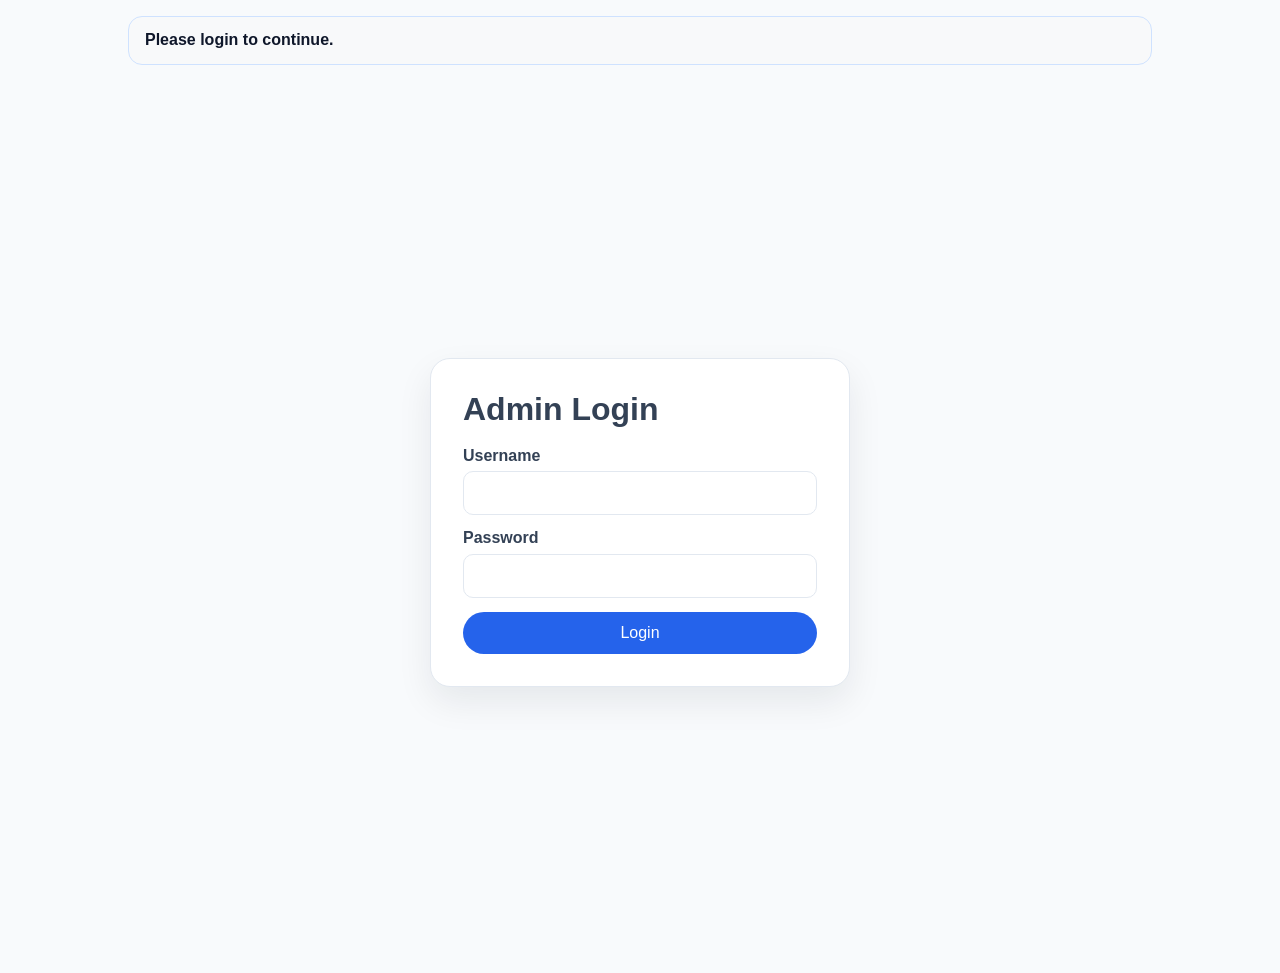
<file: admin/index.html>
<!DOCTYPE html>
<html lang="en">
  <head>
    <meta charset="UTF-8" />
    <meta name="viewport" content="width=device-width, initial-scale=1.0" />
    <title>LoanStream Admin</title>
    <link rel="stylesheet" href="dashboard.css" />
  </head>
  <body>
    <div class="status-banner" id="adminStatus">Loading admin dashboard...</div>
    <div class="login-shell" id="loginView">
      <form class="login-card" id="loginForm">
        <h1>Admin Login</h1>
        <label>
          Username
          <input type="text" id="username" required />
        </label>
        <label>
          Password
          <input type="password" id="password" required />
        </label>
        <div class="login-error" id="loginError" hidden></div>
        <button class="btn" type="submit">Login</button>
      </form>
    </div>

    <div class="dashboard-shell" id="dashboardView" hidden>
      <header class="dashboard-header">
        <h1>Lead Dashboard</h1>
        <button class="btn btn--secondary" id="logoutBtn">Logout</button>
      </header>

      <section class="toolbar">
        <input type="text" id="searchName" placeholder="Search by name" />
        <input type="text" id="searchPhone" placeholder="Search by phone" />
        <input type="date" id="fromDate" />
        <input type="date" id="toDate" />
        <button class="btn" id="filterBtn">Filter</button>
        <a class="btn btn--secondary" id="excelLink" href="/api/admin/export/excel">Export Excel</a>
        <a class="btn btn--secondary" id="csvLink" href="/api/admin/export/csv">Export CSV</a>
      </section>

      <table>
        <thead>
          <tr>
            <th>Name</th>
            <th>Phone</th>
            <th>Email</th>
            <th>City</th>
            <th>Income</th>
            <th>Amount</th>
            <th>Status</th>
            <th>Created</th>
          </tr>
        </thead>
        <tbody id="leadRows"></tbody>
      </table>
    </div>

    <script src="dashboard.js"></script>
  </body>
</html>
</file>
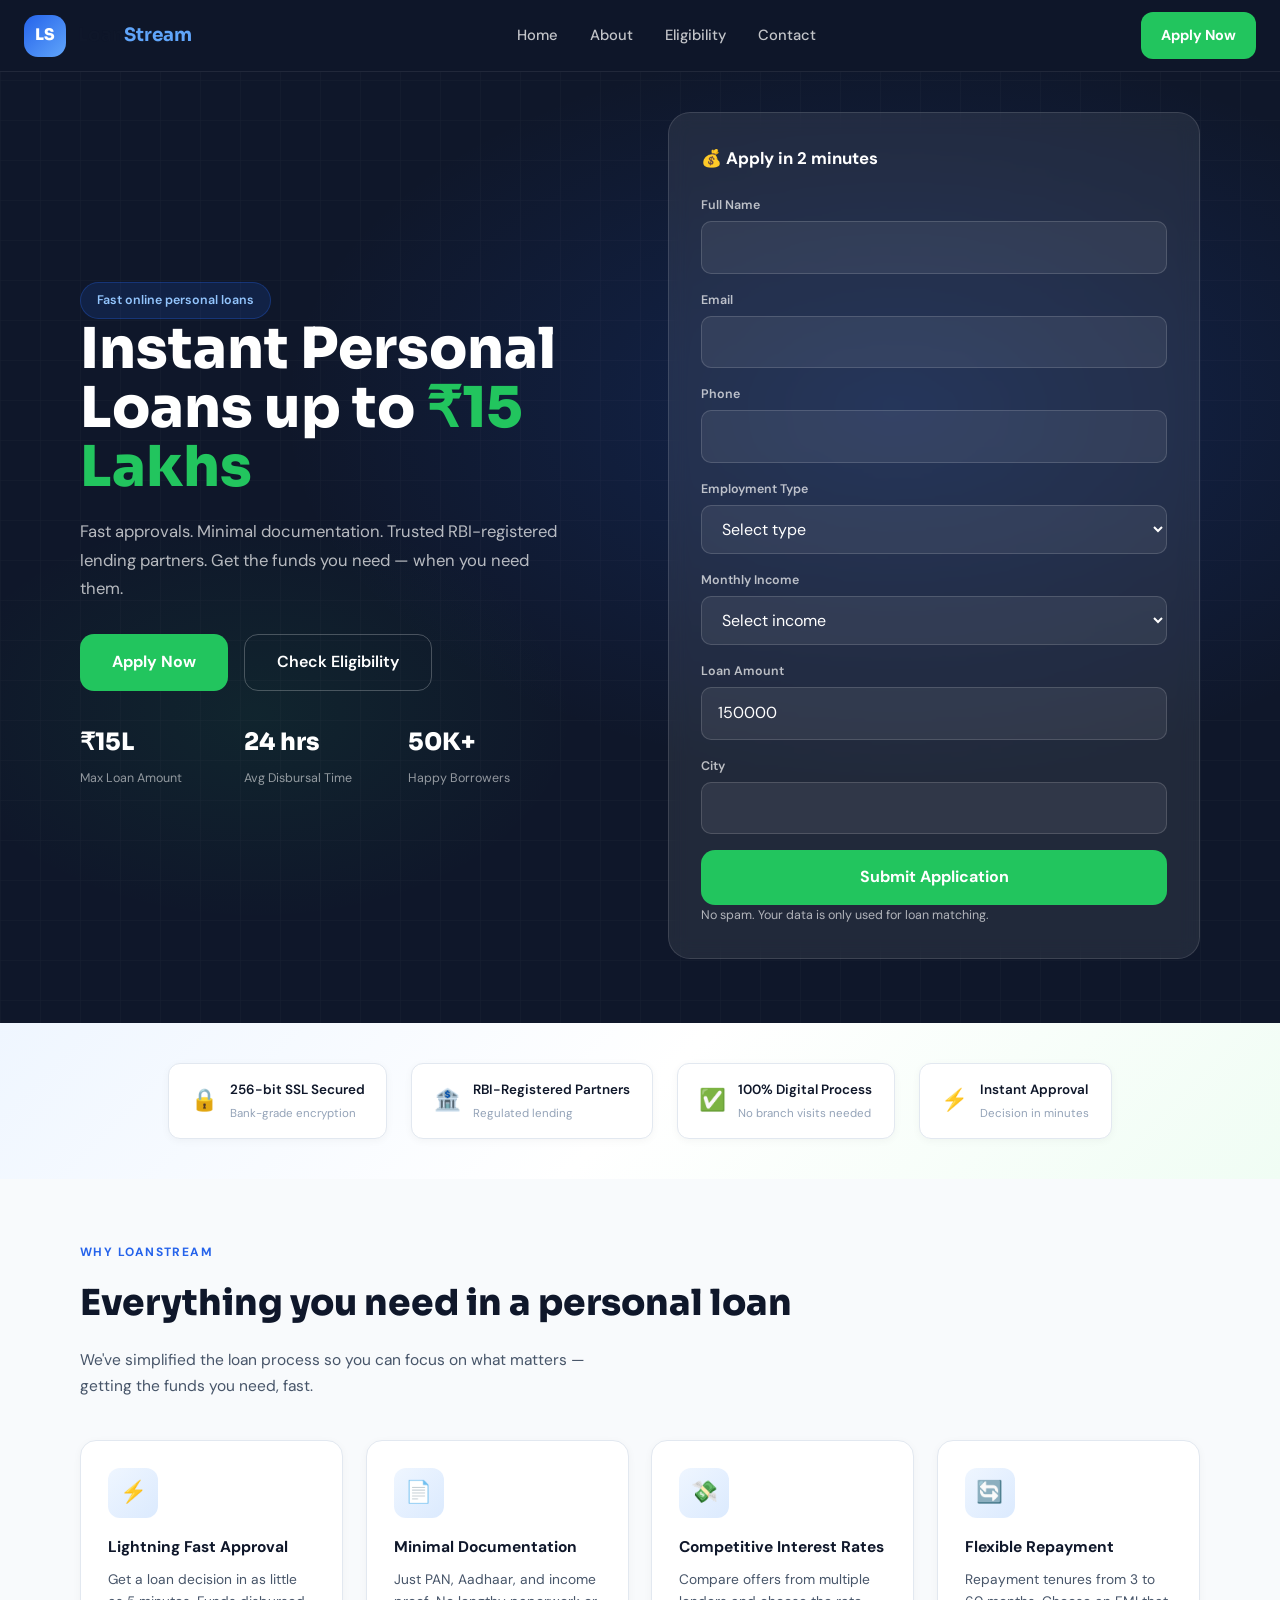
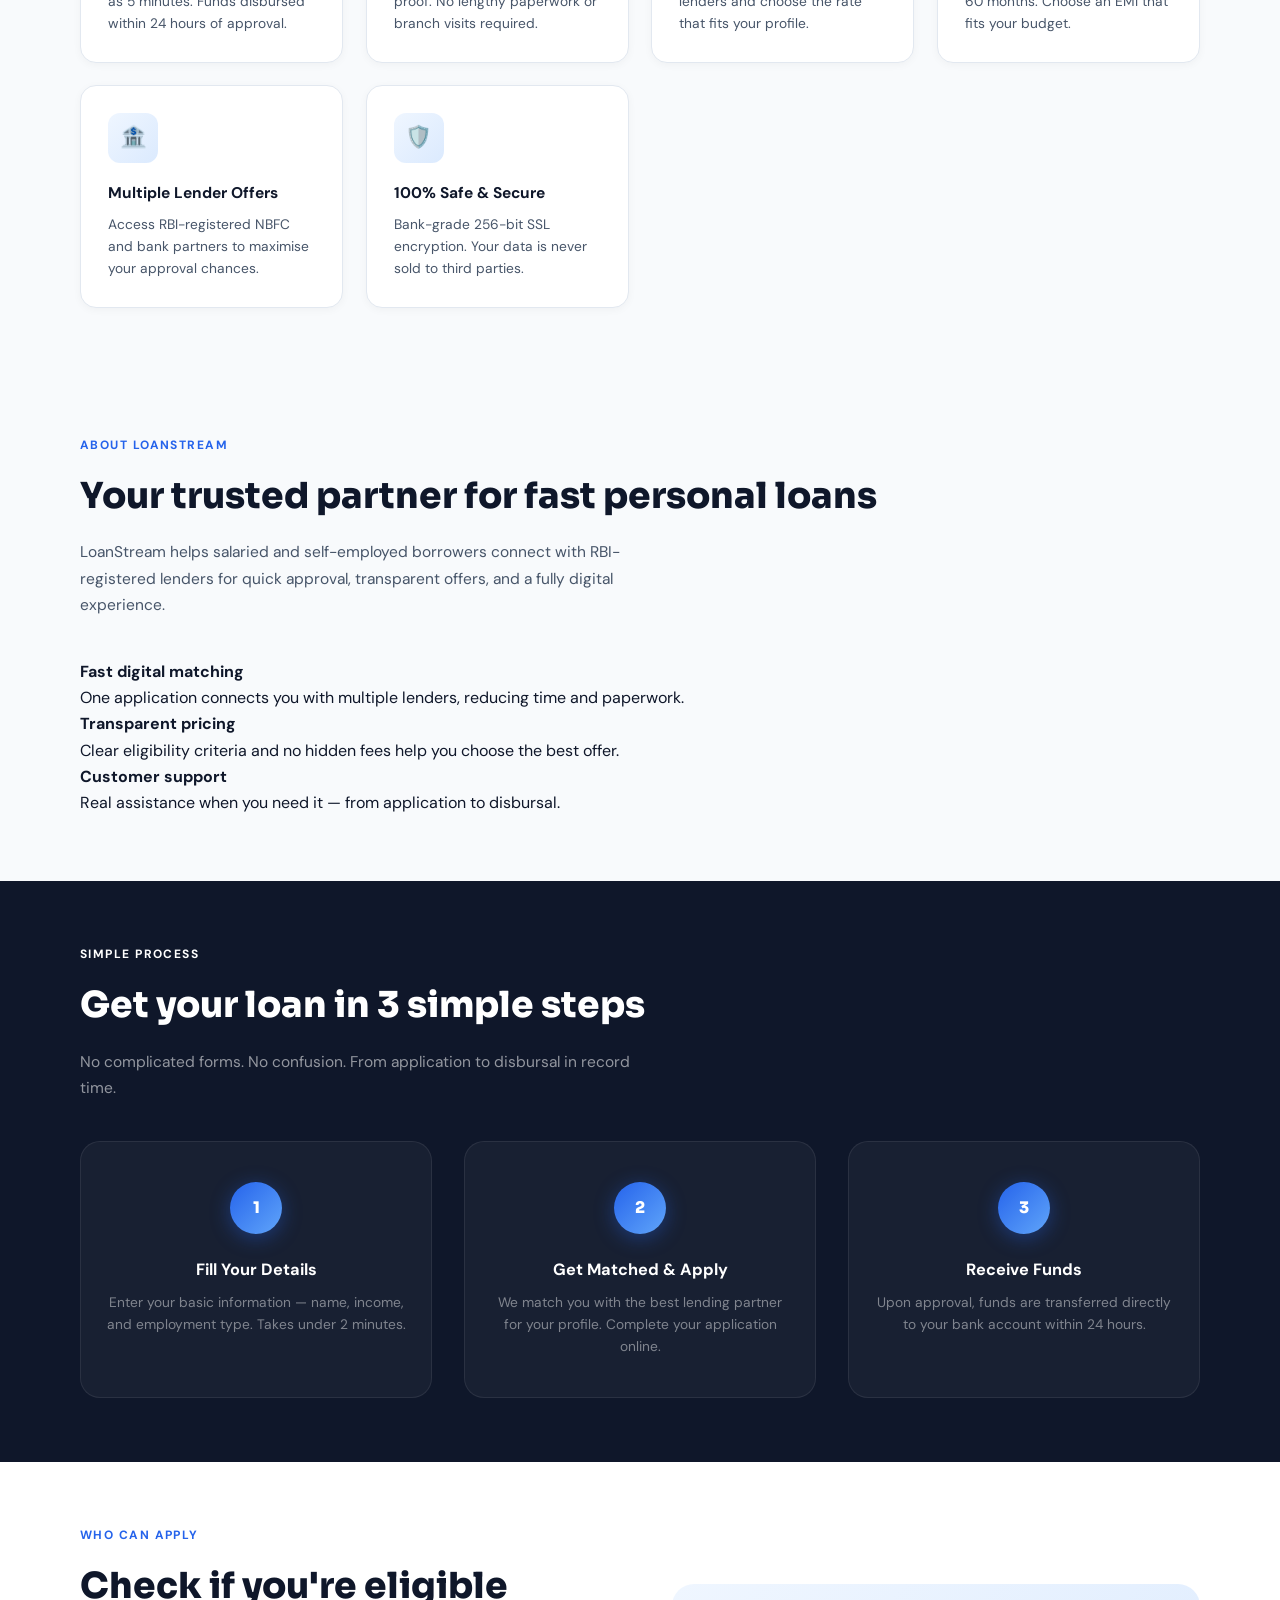
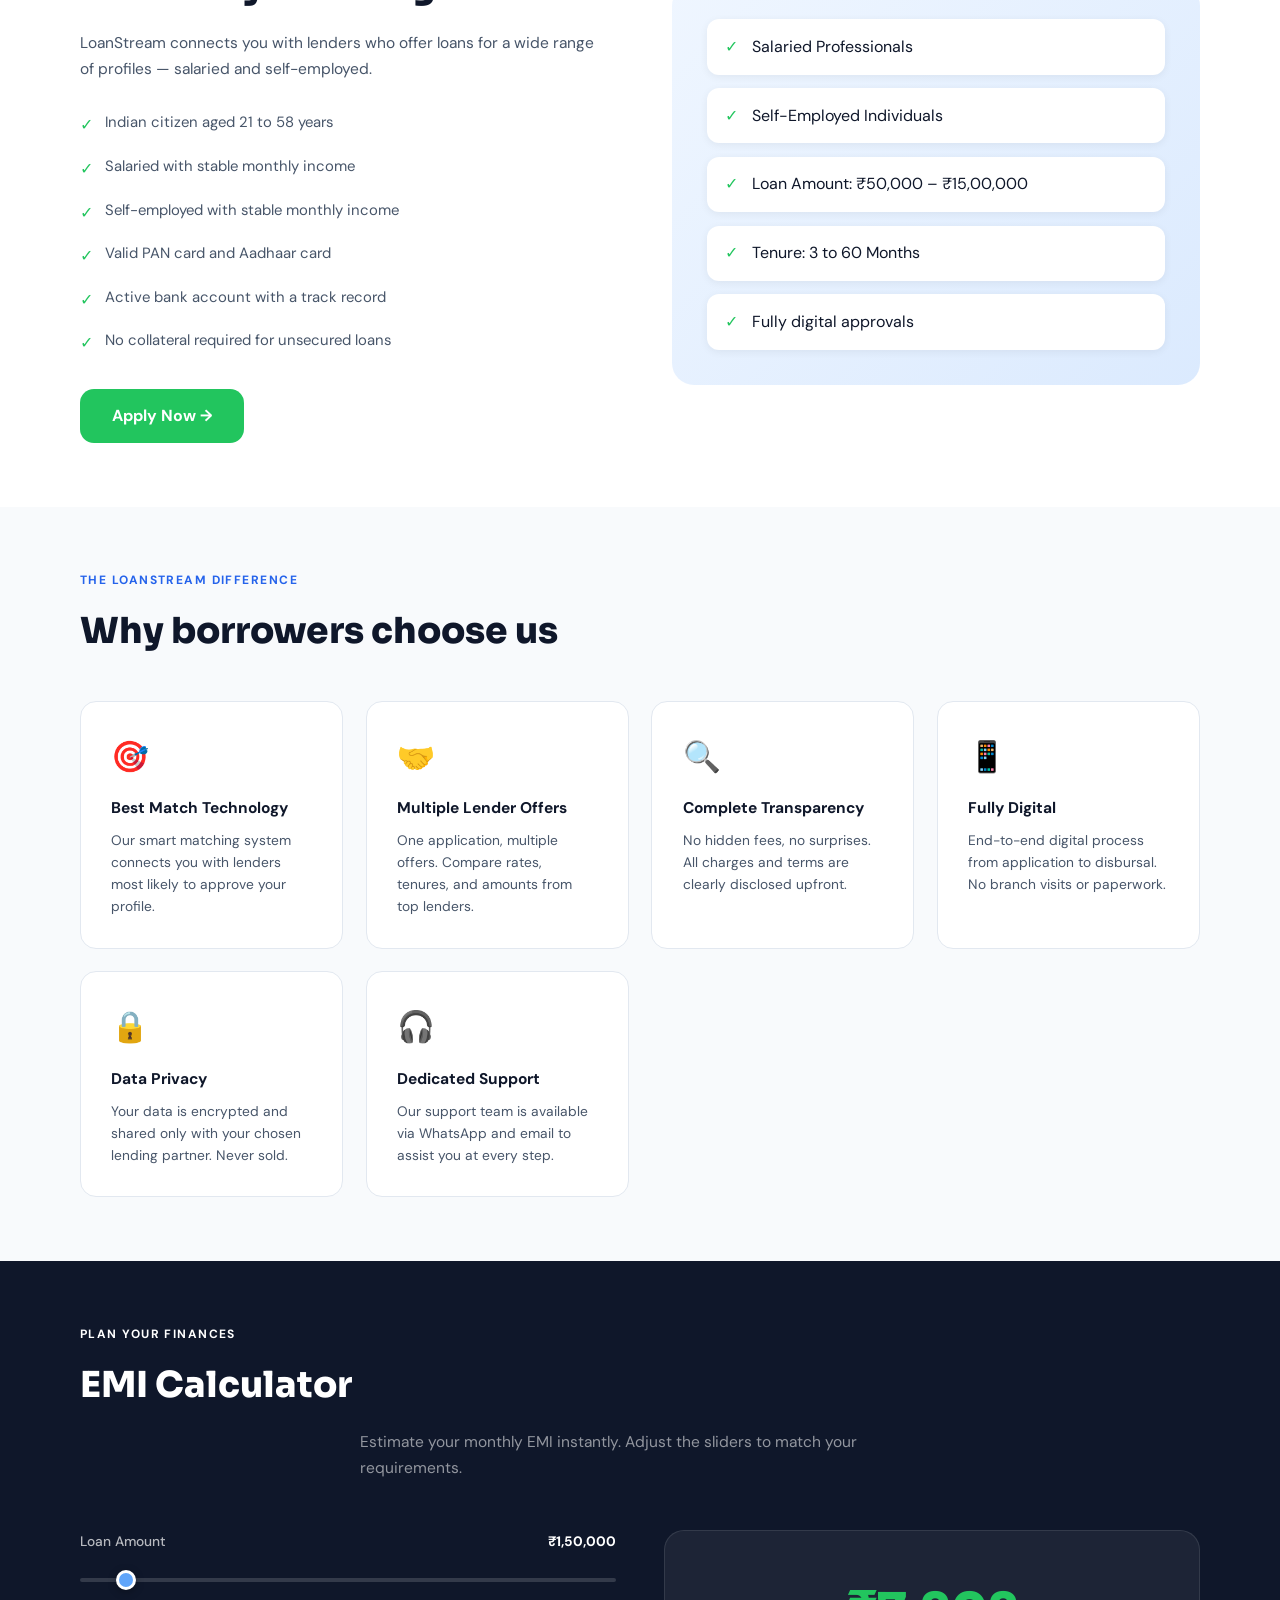
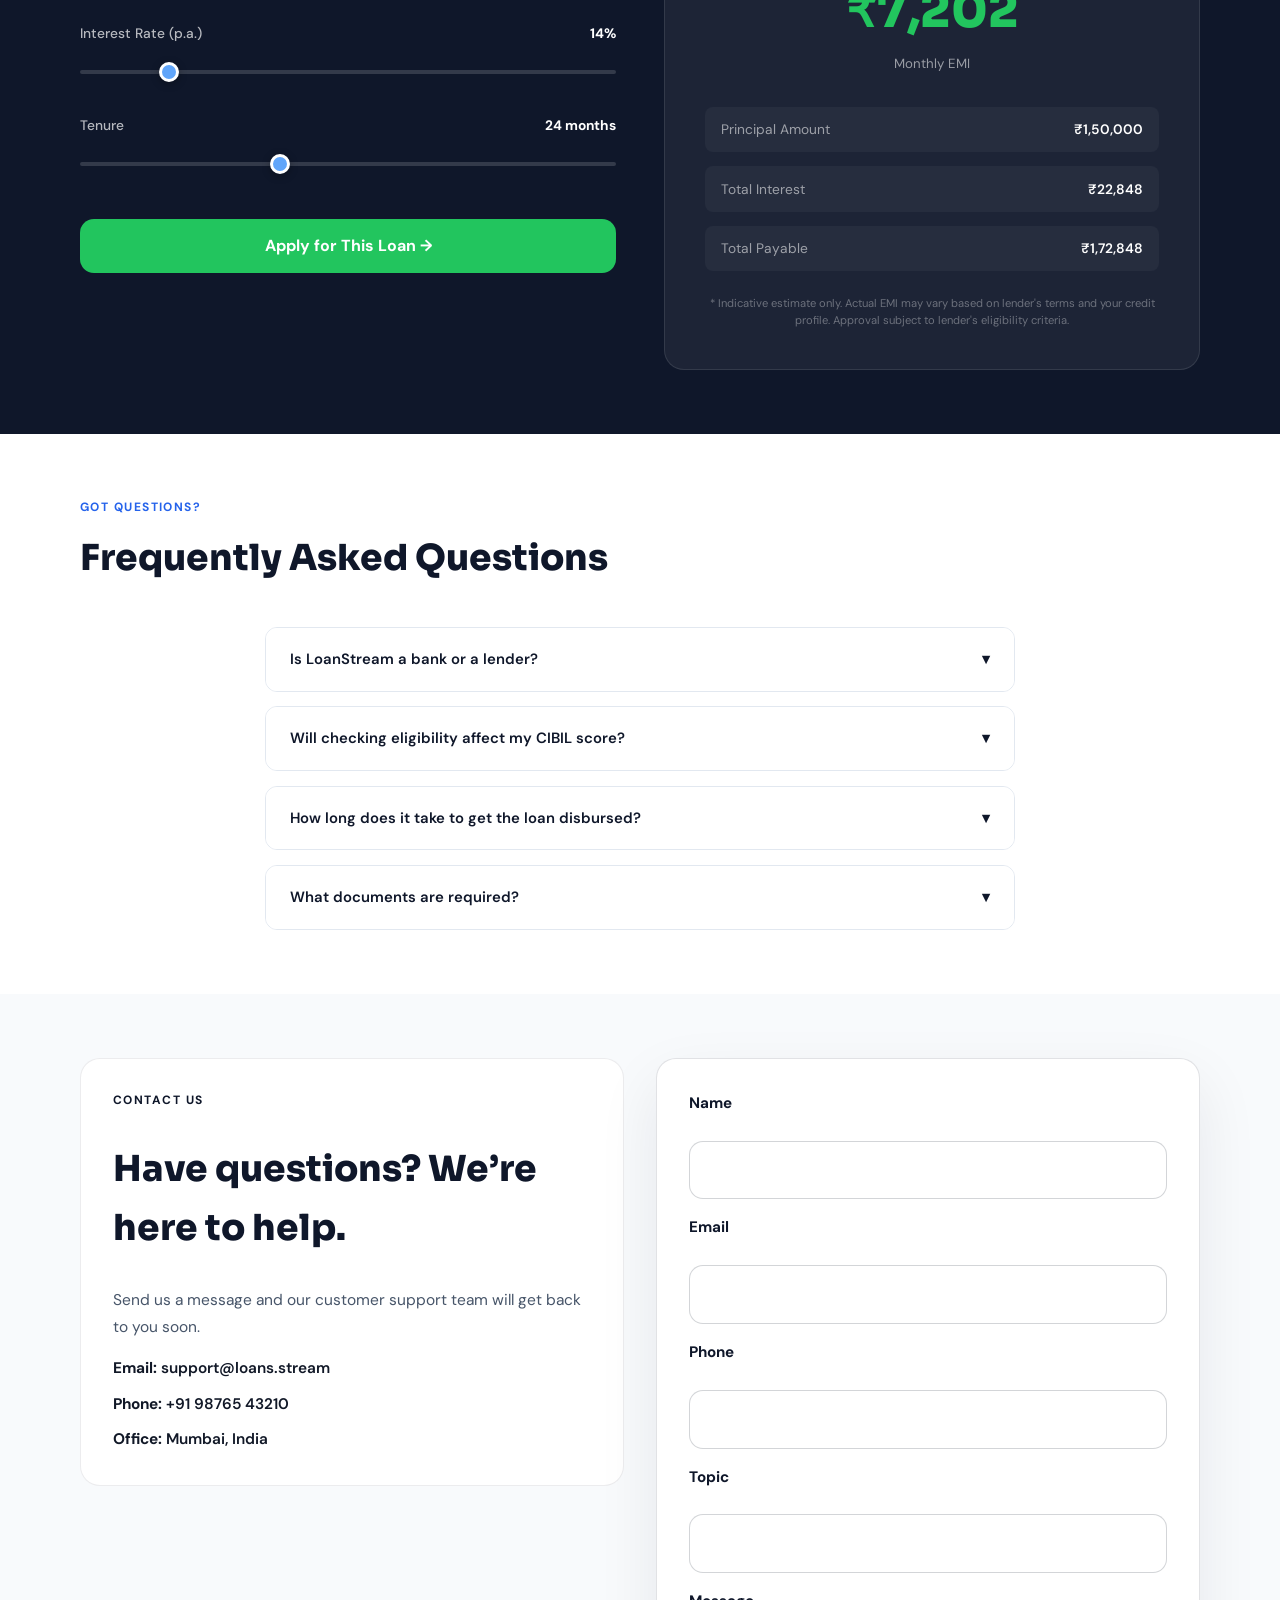
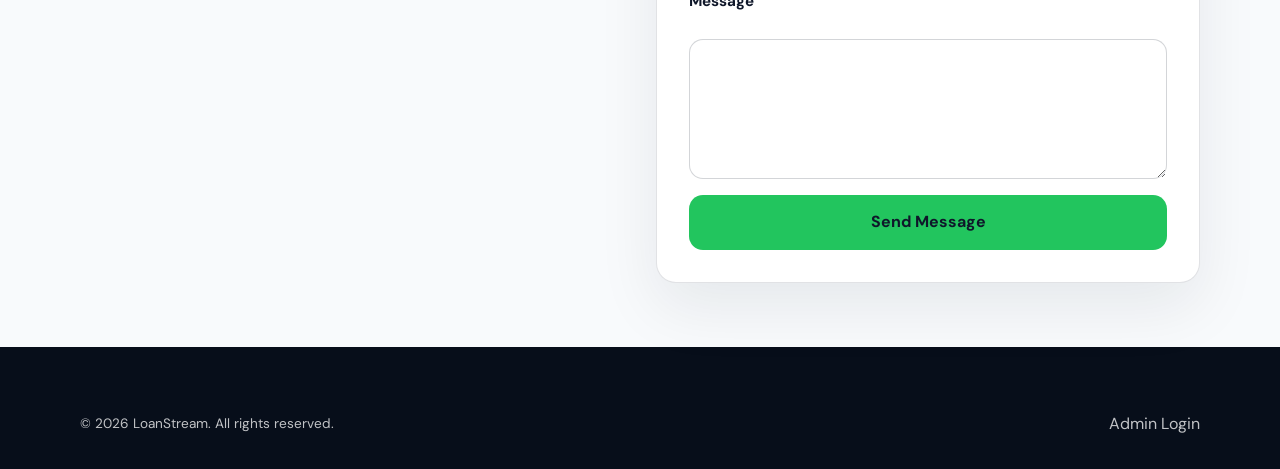
<file: frontend/index.html>
<!DOCTYPE html>
<html lang="en">
<head>
  <meta charset="UTF-8" />
  <meta name="viewport" content="width=device-width, initial-scale=1.0" />
  <title>LoanStream – Instant Personal Loans up to ₹15 Lakhs | Fast Approval India</title>
  <meta name="description" content="LoanStream connects you with RBI-registered lending partners for instant personal loans up to ₹15 Lakhs. Fast approval, minimal documentation, 100% online process." />
  <link rel="preconnect" href="https://fonts.googleapis.com" />
  <link rel="preconnect" href="https://fonts.gstatic.com" crossorigin />
  <link href="https://fonts.googleapis.com/css2?family=Sora:wght@400;500;600;700;800&family=DM+Sans:opsz,wght@9..40,400;9..40,500;9..40,600&display=swap" rel="stylesheet" />
  <link rel="stylesheet" href="css/style.css" />
</head>
<body>

<nav>
  <a class="logo" href="#home">
    <div class="logo-icon">LS</div>
    <span class="logo-txt">Loan<span>Stream</span></span>
  </a>
  <ul class="nav-links">
    <li><a href="#home">Home</a></li>
    <li><a href="#about">About</a></li>
    <li><a href="#eligibility">Eligibility</a></li>
    <li><a href="#contact">Contact</a></li>
  </ul>
  <button class="btn-nav" id="applyNavBtn">Apply Now</button>
  <div class="ham" id="mobileToggle"><span></span><span></span><span></span></div>
</nav>
<div class="mob-menu" id="mobMenu">
  <a href="#home">Home</a>
  <a href="#about">About</a>
  <a href="#eligibility">Eligibility</a>
  <a href="#contact">Contact</a>
  <button class="m-apply" id="applyMobileBtn">Apply Now →</button>
</div>

<section class="hero" id="home">
  <div class="hero-bg"></div>
  <div class="hero-grid"></div>
  <div class="hero-inner container">
    <div>
      <div class="badge">Fast online personal loans</div>
      <h1>Instant Personal Loans up to <span class="g">₹15 Lakhs</span></h1>
      <p class="hero-sub">Fast approvals. Minimal documentation. Trusted RBI-registered lending partners. Get the funds you need — when you need them.</p>
      <div class="hero-ctas">
        <button class="btn-p" id="applyHeroBtn">Apply Now</button>
        <a class="btn-o" href="#eligibility">Check Eligibility</a>
      </div>
      <div class="stats">
        <div class="stat"><div class="n">₹15L</div><div class="l">Max Loan Amount</div></div>
        <div class="stat"><div class="n">24 hrs</div><div class="l">Avg Disbursal Time</div></div>
        <div class="stat"><div class="n">50K+</div><div class="l">Happy Borrowers</div></div>
      </div>
    </div>
    <div>
      <div class="hero-card">
        <h3>💰 Apply in 2 minutes</h3>
        <form id="leadForm" class="mform">
          <div class="mfg"><label>Full Name</label><input type="text" name="name" required /></div>
          <div class="mfg"><label>Email</label><input type="email" name="email" required /></div>
          <div class="mfg"><label>Phone</label><input type="tel" name="phone" required maxlength="10" /></div>
          <div class="mfg"><label>Employment Type</label><select name="employmentType" required><option value="">Select type</option><option>Salaried</option><option>Self-Employed</option></select></div>
          <div class="mfg"><label>Monthly Income</label><select name="monthlyIncome" required><option value="">Select income</option><option>₹50,000 – ₹1,00,000</option><option>₹1,00,000+</option></select></div>
          <div class="mfg"><label>Loan Amount</label><input type="number" name="loanAmount" min="50000" max="1500000" step="5000" value="150000" required /></div>
          <div class="mfg"><label>City</label><input type="text" name="city" required /></div>
          <button class="btn-p" type="submit">Submit Application</button>
        </form>
        <p class="mdis">No spam. Your data is only used for loan matching.</p>
      </div>
    </div>
  </div>
</section>

<section class="trust">
  <div class="tbadges container">
    <div class="tb"><div class="tb-i">🔒</div><div><div class="tb-t">256-bit SSL Secured</div><div class="tb-s">Bank-grade encryption</div></div></div>
    <div class="tb"><div class="tb-i">🏦</div><div><div class="tb-t">RBI-Registered Partners</div><div class="tb-s">Regulated lending</div></div></div>
    <div class="tb"><div class="tb-i">✅</div><div><div class="tb-t">100% Digital Process</div><div class="tb-s">No branch visits needed</div></div></div>
    <div class="tb"><div class="tb-i">⚡</div><div><div class="tb-t">Instant Approval</div><div class="tb-s">Decision in minutes</div></div></div>
  </div>
</section>

<section class="benefits">
  <div class="container">
    <div class="sec-hdr">
      <div class="sec-lbl">Why LoanStream</div>
      <h2 class="sec-h">Everything you need in a personal loan</h2>
      <p class="sec-sub">We've simplified the loan process so you can focus on what matters — getting the funds you need, fast.</p>
    </div>
    <div class="bgrid">
      <div class="bcard rv"><div class="bicon">⚡</div><h4>Lightning Fast Approval</h4><p>Get a loan decision in as little as 5 minutes. Funds disbursed within 24 hours of approval.</p></div>
      <div class="bcard rv d1"><div class="bicon">📄</div><h4>Minimal Documentation</h4><p>Just PAN, Aadhaar, and income proof. No lengthy paperwork or branch visits required.</p></div>
      <div class="bcard rv d2"><div class="bicon">💸</div><h4>Competitive Interest Rates</h4><p>Compare offers from multiple lenders and choose the rate that fits your profile.</p></div>
      <div class="bcard rv"><div class="bicon">🔄</div><h4>Flexible Repayment</h4><p>Repayment tenures from 3 to 60 months. Choose an EMI that fits your budget.</p></div>
      <div class="bcard rv d1"><div class="bicon">🏦</div><h4>Multiple Lender Offers</h4><p>Access RBI-registered NBFC and bank partners to maximise your approval chances.</p></div>
      <div class="bcard rv d2"><div class="bicon">🛡️</div><h4>100% Safe & Secure</h4><p>Bank-grade 256-bit SSL encryption. Your data is never sold to third parties.</p></div>
    </div>
  </div>
</section>

<section class="about" id="about">
  <div class="container">
    <div class="sec-hdr">
      <div class="sec-lbl">About LoanStream</div>
      <h2 class="sec-h">Your trusted partner for fast personal loans</h2>
      <p class="sec-sub">LoanStream helps salaried and self-employed borrowers connect with RBI-registered lenders for quick approval, transparent offers, and a fully digital experience.</p>
    </div>
    <div class="about-grid">
      <div class="about-card"><h4>Fast digital matching</h4><p>One application connects you with multiple lenders, reducing time and paperwork.</p></div>
      <div class="about-card"><h4>Transparent pricing</h4><p>Clear eligibility criteria and no hidden fees help you choose the best offer.</p></div>
      <div class="about-card"><h4>Customer support</h4><p>Real assistance when you need it — from application to disbursal.</p></div>
    </div>
  </div>
</section>

<section class="hiw" id="how-it-works">
  <div class="container">
    <div class="sec-hdr c">
      <div class="sec-lbl">Simple Process</div>
      <h2 class="sec-h">Get your loan in 3 simple steps</h2>
      <p class="sec-sub">No complicated forms. No confusion. From application to disbursal in record time.</p>
    </div>
    <div class="steps">
      <div class="step rv"><div class="snum">1</div><h4>Fill Your Details</h4><p>Enter your basic information — name, income, and employment type. Takes under 2 minutes.</p></div>
      <div class="step rv d1"><div class="snum">2</div><h4>Get Matched & Apply</h4><p>We match you with the best lending partner for your profile. Complete your application online.</p></div>
      <div class="step rv d2"><div class="snum">3</div><h4>Receive Funds</h4><p>Upon approval, funds are transferred directly to your bank account within 24 hours.</p></div>
    </div>
  </div>
</section>

<section class="eligibility" id="eligibility">
  <div class="container">
    <div class="elig-grid">
      <div>
        <div class="sec-lbl">Who Can Apply</div>
        <h2 class="sec-h">Check if you're eligible</h2>
        <p class="sec-sub" style="margin-bottom:1.75rem">LoanStream connects you with lenders who offer loans for a wide range of profiles — salaried and self-employed.</p>
        <ul class="elist">
          <li><span>Indian citizen aged 21 to 58 years</span></li>
          <li><span>Salaried with stable monthly income</span></li>
          <li><span>Self-employed with stable monthly income</span></li>
          <li><span>Valid PAN card and Aadhaar card</span></li>
          <li><span>Active bank account with a track record</span></li>
          <li><span>No collateral required for unsecured loans</span></li>
        </ul>
        <button class="btn-p" onclick="document.getElementById('leadForm').scrollIntoView({behavior:'smooth'});">Apply Now →</button>
      </div>
      <div class="evisual">
        <div class="eitem"><span class="eck">✓</span><span>Salaried Professionals</span></div>
        <div class="eitem"><span class="eck">✓</span><span>Self-Employed Individuals</span></div>
        <div class="eitem"><span class="eck">✓</span><span>Loan Amount: ₹50,000 – ₹15,00,000</span></div>
        <div class="eitem"><span class="eck">✓</span><span>Tenure: 3 to 60 Months</span></div>
        <div class="eitem"><span class="eck">✓</span><span>Fully digital approvals</span></div>
      </div>
    </div>
  </div>
</section>

<section class="why">
  <div class="container">
    <div class="sec-hdr c"><div class="sec-lbl">The LoanStream Difference</div><h2 class="sec-h">Why borrowers choose us</h2></div>
    <div class="wgrid">
      <div class="wcard rv"><div class="wi">🎯</div><h4>Best Match Technology</h4><p>Our smart matching system connects you with lenders most likely to approve your profile.</p></div>
      <div class="wcard rv d1"><div class="wi">🤝</div><h4>Multiple Lender Offers</h4><p>One application, multiple offers. Compare rates, tenures, and amounts from top lenders.</p></div>
      <div class="wcard rv d2"><div class="wi">🔍</div><h4>Complete Transparency</h4><p>No hidden fees, no surprises. All charges and terms are clearly disclosed upfront.</p></div>
      <div class="wcard rv"><div class="wi">📱</div><h4>Fully Digital</h4><p>End-to-end digital process from application to disbursal. No branch visits or paperwork.</p></div>
      <div class="wcard rv d1"><div class="wi">🔒</div><h4>Data Privacy</h4><p>Your data is encrypted and shared only with your chosen lending partner. Never sold.</p></div>
      <div class="wcard rv d2"><div class="wi">🎧</div><h4>Dedicated Support</h4><p>Our support team is available via WhatsApp and email to assist you at every step.</p></div>
    </div>
  </div>
</section>

<section class="emi">
  <div class="container">
    <div class="sec-hdr c"><div class="sec-lbl">Plan Your Finances</div><h2 class="sec-h">EMI Calculator</h2><p class="sec-sub" style="color:rgba(255,255,255,.55);margin:0 auto 3rem">Estimate your monthly EMI instantly. Adjust the sliders to match your requirements.</p></div>
    <div class="emi-inner">
      <div class="emi-ctrls">
        <div class="slg"><label>Loan Amount <span id="amtD">₹1,50,000</span></label><input type="range" id="lAmt" min="50000" max="1500000" step="5000" value="150000" oninput="calcEMI()"></div>
        <div class="slg"><label>Interest Rate (p.a.) <span id="rateD">14%</span></label><input type="range" id="lRate" min="10" max="36" step="0.5" value="14" oninput="calcEMI()"></div>
        <div class="slg"><label>Tenure <span id="tenD">24 months</span></label><input type="range" id="lTen" min="3" max="60" step="1" value="24" oninput="calcEMI()"></div>
        <button class="btn-p" style="width:100%;margin-top:.75rem" onclick="document.getElementById('leadForm').scrollIntoView({behavior:'smooth'});">Apply for This Loan →</button>
      </div>
      <div class="emi-res">
        <div class="emi-num" id="emiD">₹9,617</div>
        <div class="emi-lbl">Monthly EMI</div>
        <div class="emi-bd">
          <div class="erow"><span class="k">Principal Amount</span><span class="v" id="pD">₹1,50,000</span></div>
          <div class="erow"><span class="k">Total Interest</span><span class="v" id="iD">₹30,808</span></div>
          <div class="erow"><span class="k">Total Payable</span><span class="v" id="tD">₹1,80,808</span></div>
        </div>
        <p class="emi-dis">* Indicative estimate only. Actual EMI may vary based on lender's terms and your credit profile. Approval subject to lender's eligibility criteria.</p>
      </div>
    </div>
  </div>
</section>

<section class="faq" style="background:#fff">
  <div class="container">
    <div class="sec-hdr c"><div class="sec-lbl">Got Questions?</div><h2 class="sec-h">Frequently Asked Questions</h2></div>
    <div class="faq-list">
      <div class="faq-item"><div class="faq-q" onclick="faq(this)">Is LoanStream a bank or a lender? <span class="faq-ch">▾</span></div><div class="faq-a">No. LoanStream is a loan aggregator platform. We connect borrowers with RBI-registered NBFCs and banks. All lending decisions, approvals, and disbursals are made solely by the partnered lenders. LoanStream does not lend money directly.</div></div>
      <div class="faq-item"><div class="faq-q" onclick="faq(this)">Will checking eligibility affect my CIBIL score? <span class="faq-ch">▾</span></div><div class="faq-a">No. Checking your eligibility on LoanStream is a soft inquiry and does not impact your CIBIL or credit score in any way. Only when a lender does a formal credit check (with your consent) will it appear on your credit report.</div></div>
      <div class="faq-item"><div class="faq-q" onclick="faq(this)">How long does it take to get the loan disbursed? <span class="faq-ch">▾</span></div><div class="faq-a">Once your application is approved by the lending partner and KYC is complete, funds are typically disbursed within 24 hours directly to your bank account. Processing times may vary by lender.</div></div>
      <div class="faq-item"><div class="faq-q" onclick="faq(this)">What documents are required? <span class="faq-ch">▾</span></div><div class="faq-a">Typically: PAN Card, Aadhaar Card, last 3 months' bank statements, latest salary slip or ITR (for self-employed), and a selfie for KYC. All documents are submitted digitally — no physical copies needed.</div></div>
    </div>
  </div>
</section>

<section class="contact" id="contact">
  <div class="container">
    <div class="contact-grid">
      <div class="contact-info">
        <div class="sec-lbl">Contact Us</div>
        <h2 class="sec-h">Have questions? We’re here to help.</h2>
        <p class="sec-sub">Send us a message and our customer support team will get back to you soon.</p>
        <div class="contact-details">
          <div><strong>Email:</strong> support@loans.stream</div>
          <div><strong>Phone:</strong> +91 98765 43210</div>
          <div><strong>Office:</strong> Mumbai, India</div>
        </div>
      </div>
      <div class="contact-card">
        <form id="contactForm" class="mform">
          <div class="mfg"><label>Name</label><input type="text" name="name" required /></div>
          <div class="mfg"><label>Email</label><input type="email" name="email" required /></div>
          <div class="mfg"><label>Phone</label><input type="tel" name="phone" required maxlength="10" /></div>
          <div class="mfg"><label>Topic</label><input type="text" name="topic" required /></div>
          <div class="mfg"><label>Message</label><textarea name="message" rows="4" required></textarea></div>
          <button class="btn-p" type="submit">Send Message</button>
        </form>
      </div>
    </div>
  </div>
</section>

<footer class="footer">
  <div class="container footer__content">
    <p>© 2026 LoanStream. All rights reserved.</p>
    <a href="../admin/index.html">Admin Login</a>
  </div>
</footer>

<div class="overlay" id="modal" style="display: none;">
  <div class="modal">
    <button class="mcls" id="closeModalBtn">×</button>
    <h3 id="modalTitle">Application submitted</h3>
    <p id="modalMessage">Your request is being processed.</p>
  </div>
</div>

<script src="js/utils.js"></script>
<script src="js/api.js"></script>
<script src="js/app.js"></script>
<script>
  document.getElementById('mobileToggle')?.addEventListener('click', () => document.getElementById('mobMenu')?.classList.toggle('open'));
  document.getElementById('applyMobileBtn')?.addEventListener('click', () => document.getElementById('leadForm')?.scrollIntoView({behavior:'smooth'}));
  const faq = (el) => {
    el.classList.toggle('open');
    el.nextElementSibling.classList.toggle('open');
  };
  window.faq = faq;
  window.calcEMI = () => {
    const amt = Number(document.getElementById('lAmt')?.value || 150000);
    const rate = Number(document.getElementById('lRate')?.value || 14);
    const ten = Number(document.getElementById('lTen')?.value || 24);
    const r = rate / 1200;
    const emi = Math.round((amt * r * Math.pow(1+r, ten)) / (Math.pow(1+r, ten) - 1));
    document.getElementById('amtD').textContent = `₹${amt.toLocaleString('en-IN')}`;
    document.getElementById('rateD').textContent = `${rate}%`;
    document.getElementById('tenD').textContent = `${ten} months`;
    document.getElementById('emiD').textContent = `₹${emi.toLocaleString('en-IN')}`;
    const total = emi * ten;
    document.getElementById('pD').textContent = `₹${amt.toLocaleString('en-IN')}`;
    document.getElementById('iD').textContent = `₹${Math.max(0, total - amt).toLocaleString('en-IN')}`;
    document.getElementById('tD').textContent = `₹${total.toLocaleString('en-IN')}`;
  };
  calcEMI();
</script>
</body>
</html>
</file>
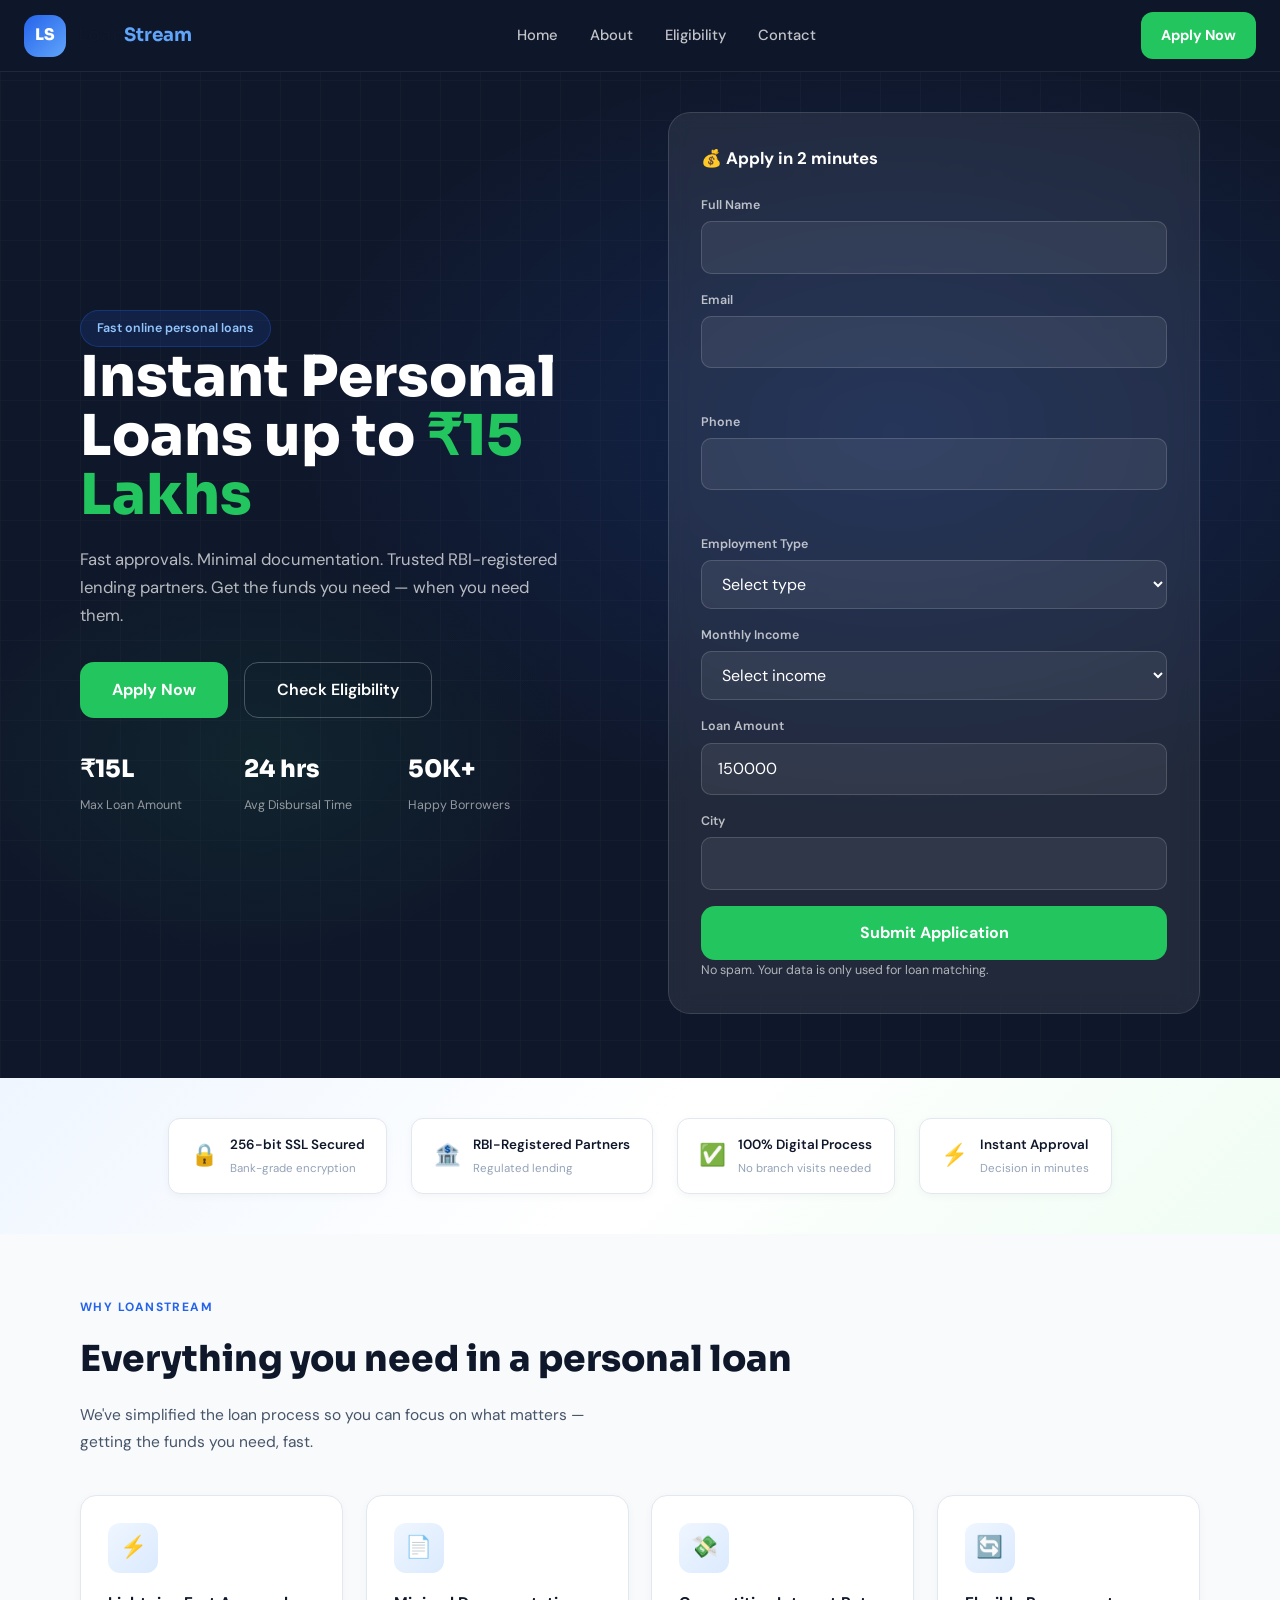
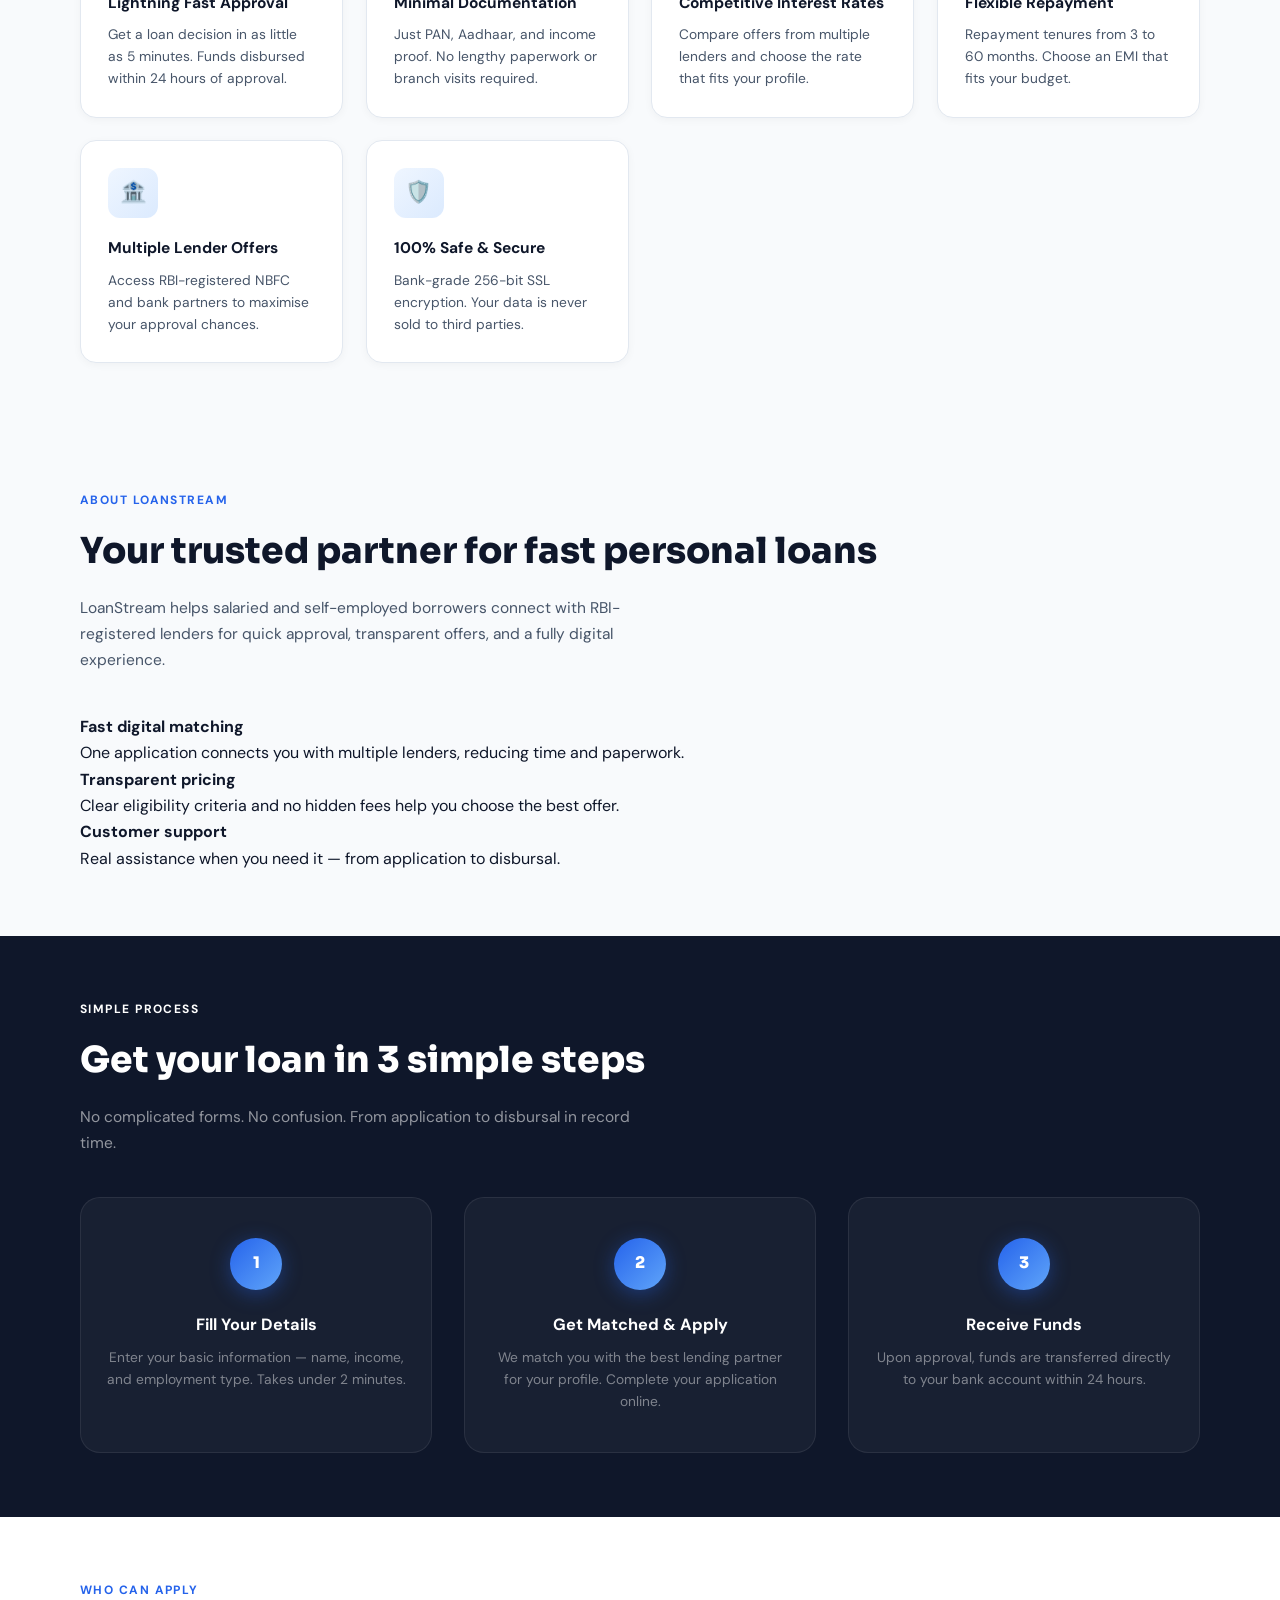
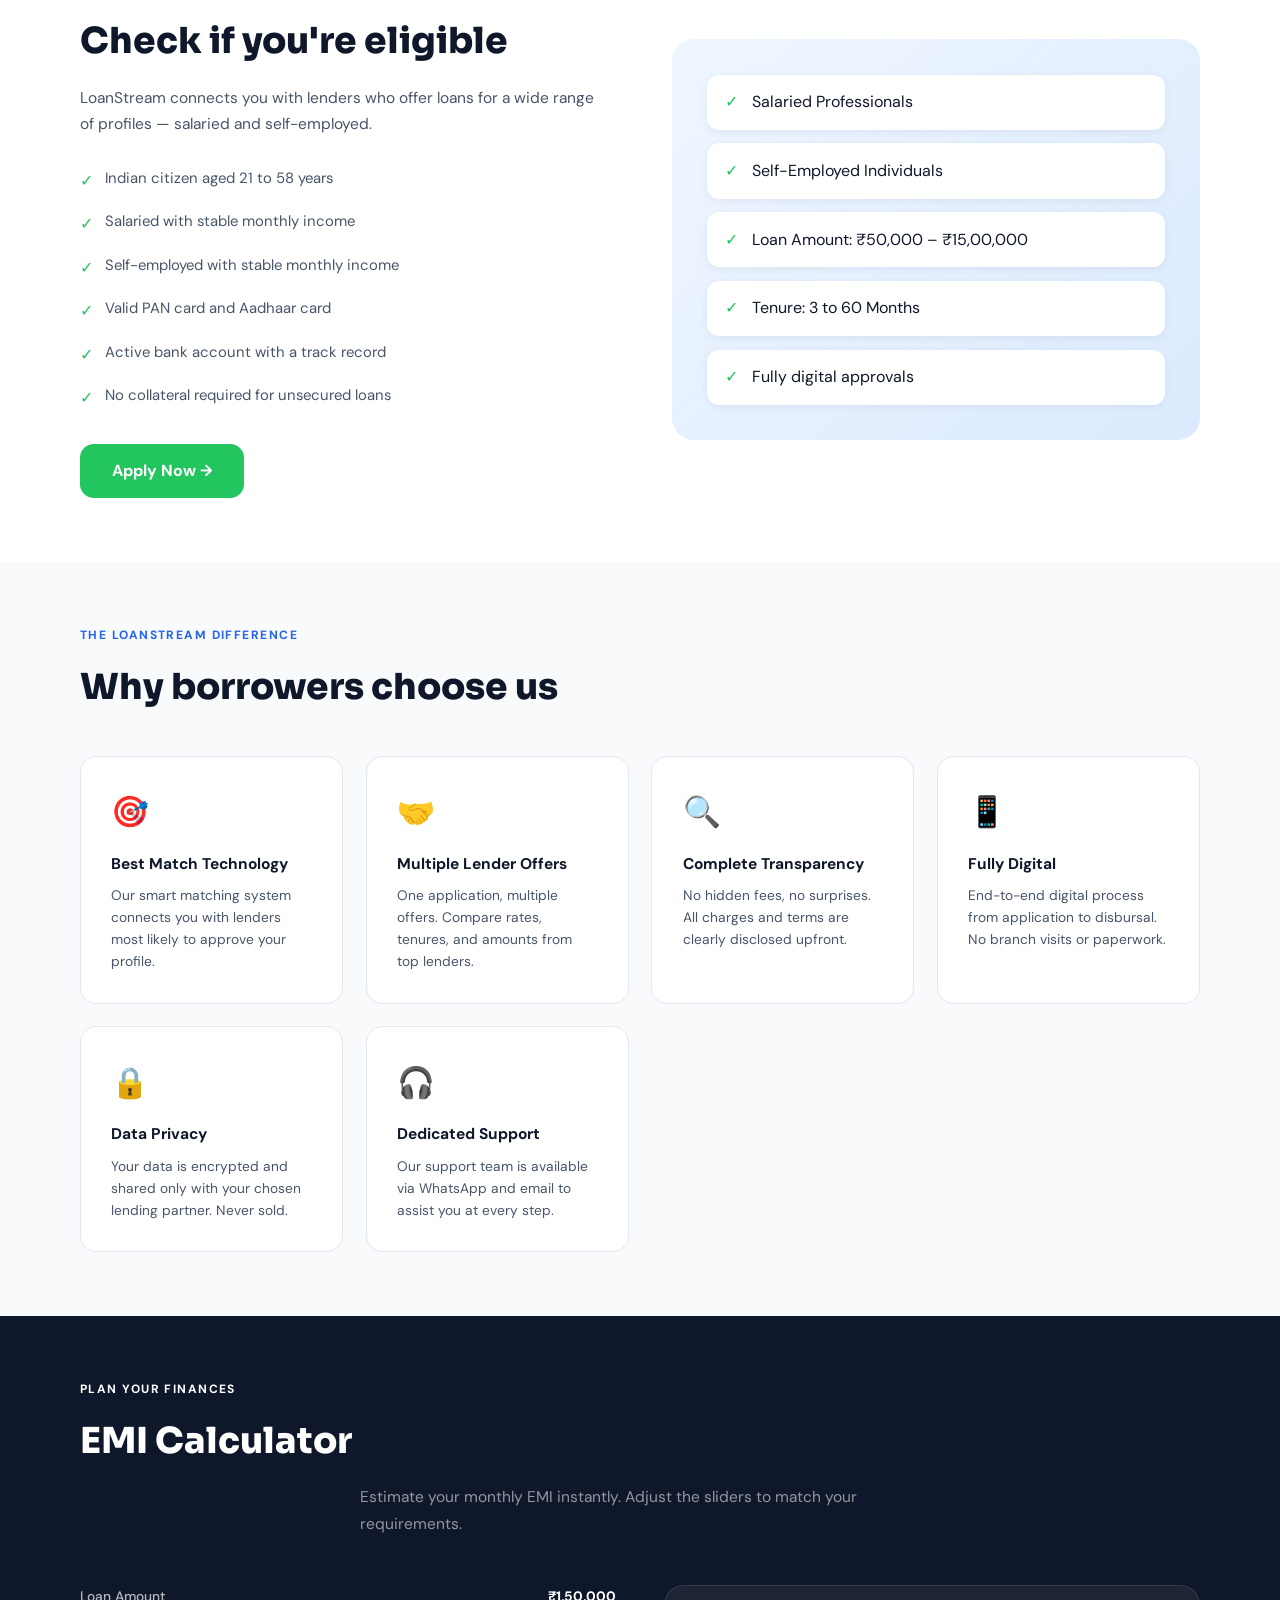
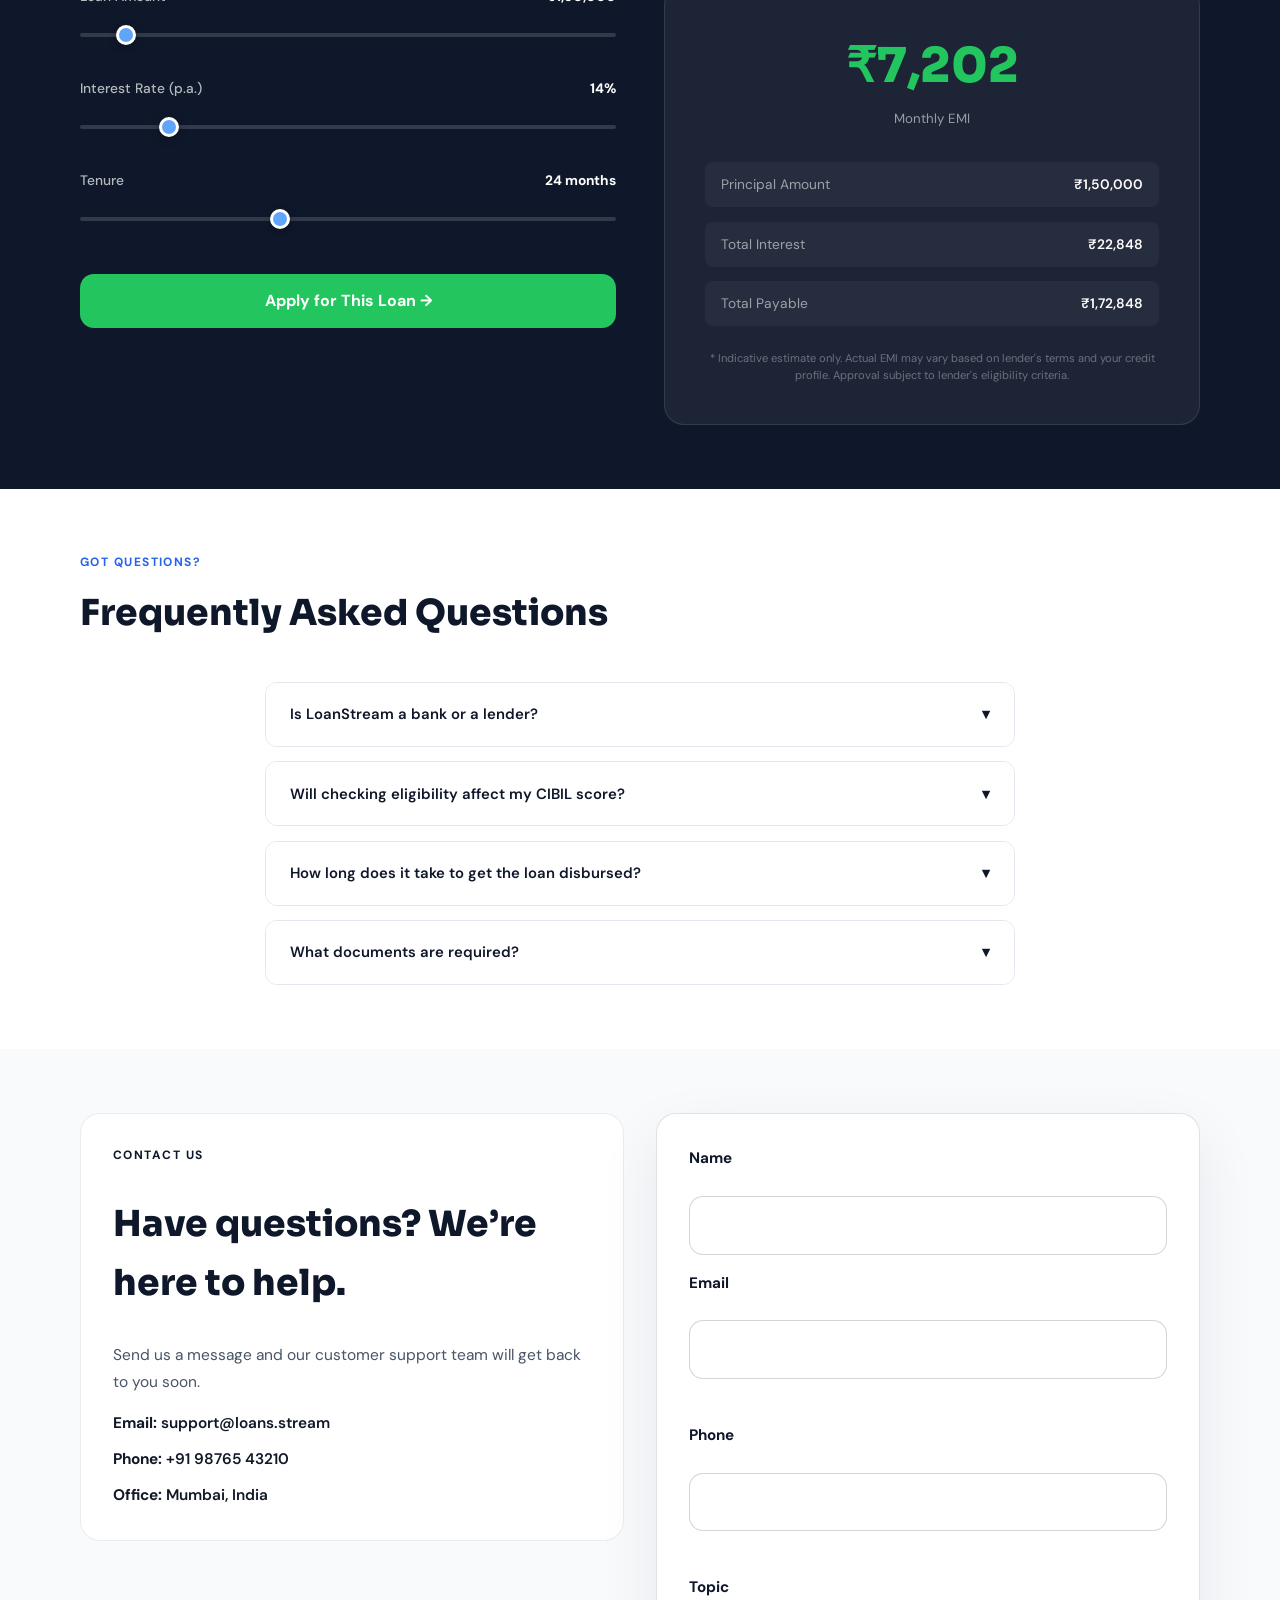
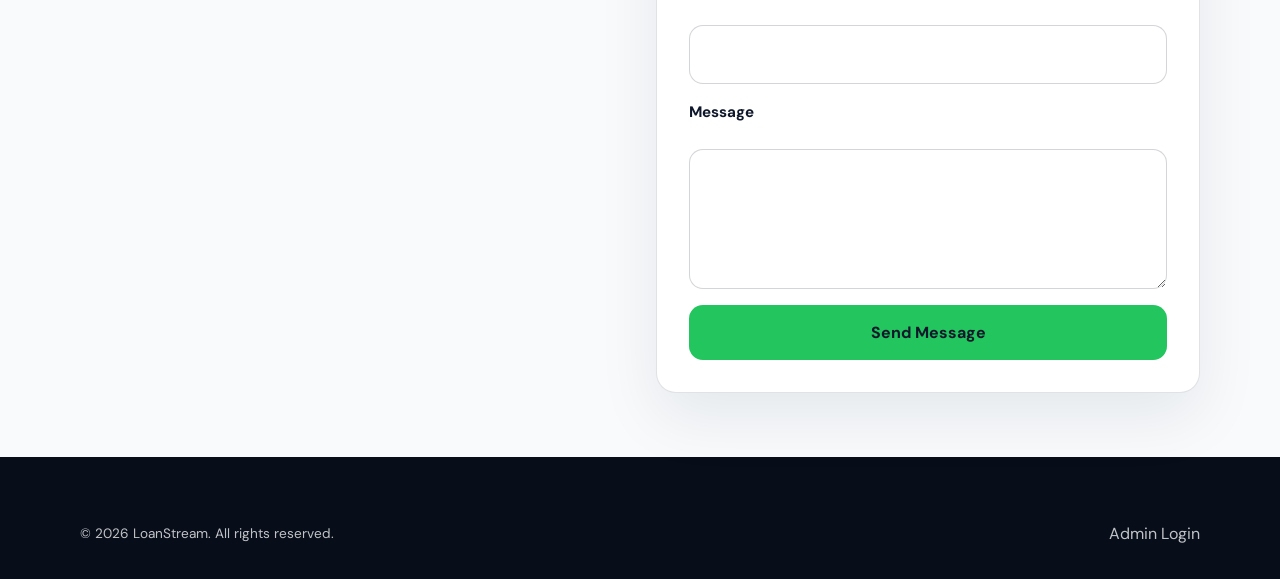
<file: backend/wwwroot/index.html>
<!DOCTYPE html>
<html lang="en">
<head>
  <meta charset="UTF-8" />
  <meta name="viewport" content="width=device-width, initial-scale=1.0" />
  <title>LoanStream – Instant Personal Loans up to ₹15 Lakhs | Fast Approval India</title>
  <meta name="description" content="LoanStream connects you with RBI-registered lending partners for instant personal loans up to ₹15 Lakhs. Fast approval, minimal documentation, 100% online process." />
  <link rel="preconnect" href="https://fonts.googleapis.com" />
  <link rel="preconnect" href="https://fonts.gstatic.com" crossorigin />
  <link href="https://fonts.googleapis.com/css2?family=Sora:wght@400;500;600;700;800&family=DM+Sans:opsz,wght@9..40,400;9..40,500;9..40,600&display=swap" rel="stylesheet" />
  <link rel="stylesheet" href="css/style.css" />
</head>
<body>

<nav>
  <a class="logo" href="#home">
    <div class="logo-icon">LS</div>
    <span class="logo-txt">Loan<span>Stream</span></span>
  </a>
  <ul class="nav-links">
    <li><a href="#home">Home</a></li>
    <li><a href="#about">About</a></li>
    <li><a href="#eligibility">Eligibility</a></li>
    <li><a href="#contact">Contact</a></li>
  </ul>
  <button class="btn-nav" id="applyNavBtn">Apply Now</button>
  <div class="ham" id="mobileToggle"><span></span><span></span><span></span></div>
</nav>
<div class="mob-menu" id="mobMenu">
  <a href="#home">Home</a>
  <a href="#about">About</a>
  <a href="#eligibility">Eligibility</a>
  <a href="#contact">Contact</a>
  <button class="m-apply" id="applyMobileBtn">Apply Now →</button>
</div>

<section class="hero" id="home">
  <div class="hero-bg"></div>
  <div class="hero-grid"></div>
  <div class="hero-inner container">
    <div>
      <div class="badge">Fast online personal loans</div>
      <h1>Instant Personal Loans up to <span class="g">₹15 Lakhs</span></h1>
      <p class="hero-sub">Fast approvals. Minimal documentation. Trusted RBI-registered lending partners. Get the funds you need — when you need them.</p>
      <div class="hero-ctas">
        <button class="btn-p" id="applyHeroBtn">Apply Now</button>
        <a class="btn-o" href="#eligibility">Check Eligibility</a>
      </div>
      <div class="stats">
        <div class="stat"><div class="n">₹15L</div><div class="l">Max Loan Amount</div></div>
        <div class="stat"><div class="n">24 hrs</div><div class="l">Avg Disbursal Time</div></div>
        <div class="stat"><div class="n">50K+</div><div class="l">Happy Borrowers</div></div>
      </div>
    </div>
    <div>
      <div class="hero-card">
        <h3>💰 Apply in 2 minutes</h3>
        <form id="leadForm" class="mform">
          <div class="mfg"><label>Full Name</label><input type="text" name="name" required /></div>
          <div class="mfg"><label>Email</label><input type="email" name="email" required /><small id="emailError" class="error-message"></small></div>
          <div class="mfg"><label>Phone</label><input type="tel" name="phone" required maxlength="10" /><small id="phoneError" class="error-message"></small></div>
          <div class="mfg"><label>Employment Type</label><select name="employmentType" required><option value="">Select type</option><option>Salaried</option><option>Self-Employed</option></select></div>
          <div class="mfg"><label>Monthly Income</label><select name="monthlyIncome" required><option value="">Select income</option><option>₹50,000 – ₹1,00,000</option><option>₹1,00,000+</option></select></div>
          <div class="mfg"><label>Loan Amount</label><input type="number" name="loanAmount" min="50000" max="1500000" step="5000" value="150000" required /></div>
          <div class="mfg"><label>City</label><input type="text" name="city" required /></div>
          <button class="btn-p" type="submit">Submit Application</button>
        </form>
        <p class="mdis">No spam. Your data is only used for loan matching.</p>
      </div>
    </div>
  </div>
</section>

<section class="trust">
  <div class="tbadges container">
    <div class="tb"><div class="tb-i">🔒</div><div><div class="tb-t">256-bit SSL Secured</div><div class="tb-s">Bank-grade encryption</div></div></div>
    <div class="tb"><div class="tb-i">🏦</div><div><div class="tb-t">RBI-Registered Partners</div><div class="tb-s">Regulated lending</div></div></div>
    <div class="tb"><div class="tb-i">✅</div><div><div class="tb-t">100% Digital Process</div><div class="tb-s">No branch visits needed</div></div></div>
    <div class="tb"><div class="tb-i">⚡</div><div><div class="tb-t">Instant Approval</div><div class="tb-s">Decision in minutes</div></div></div>
  </div>
</section>

<section class="benefits">
  <div class="container">
    <div class="sec-hdr">
      <div class="sec-lbl">Why LoanStream</div>
      <h2 class="sec-h">Everything you need in a personal loan</h2>
      <p class="sec-sub">We've simplified the loan process so you can focus on what matters — getting the funds you need, fast.</p>
    </div>
    <div class="bgrid">
      <div class="bcard rv"><div class="bicon">⚡</div><h4>Lightning Fast Approval</h4><p>Get a loan decision in as little as 5 minutes. Funds disbursed within 24 hours of approval.</p></div>
      <div class="bcard rv d1"><div class="bicon">📄</div><h4>Minimal Documentation</h4><p>Just PAN, Aadhaar, and income proof. No lengthy paperwork or branch visits required.</p></div>
      <div class="bcard rv d2"><div class="bicon">💸</div><h4>Competitive Interest Rates</h4><p>Compare offers from multiple lenders and choose the rate that fits your profile.</p></div>
      <div class="bcard rv"><div class="bicon">🔄</div><h4>Flexible Repayment</h4><p>Repayment tenures from 3 to 60 months. Choose an EMI that fits your budget.</p></div>
      <div class="bcard rv d1"><div class="bicon">🏦</div><h4>Multiple Lender Offers</h4><p>Access RBI-registered NBFC and bank partners to maximise your approval chances.</p></div>
      <div class="bcard rv d2"><div class="bicon">🛡️</div><h4>100% Safe & Secure</h4><p>Bank-grade 256-bit SSL encryption. Your data is never sold to third parties.</p></div>
    </div>
  </div>
</section>

<section class="about" id="about">
  <div class="container">
    <div class="sec-hdr">
      <div class="sec-lbl">About LoanStream</div>
      <h2 class="sec-h">Your trusted partner for fast personal loans</h2>
      <p class="sec-sub">LoanStream helps salaried and self-employed borrowers connect with RBI-registered lenders for quick approval, transparent offers, and a fully digital experience.</p>
    </div>
    <div class="about-grid">
      <div class="about-card"><h4>Fast digital matching</h4><p>One application connects you with multiple lenders, reducing time and paperwork.</p></div>
      <div class="about-card"><h4>Transparent pricing</h4><p>Clear eligibility criteria and no hidden fees help you choose the best offer.</p></div>
      <div class="about-card"><h4>Customer support</h4><p>Real assistance when you need it — from application to disbursal.</p></div>
    </div>
  </div>
</section>

<section class="hiw" id="how-it-works">
  <div class="container">
    <div class="sec-hdr c">
      <div class="sec-lbl">Simple Process</div>
      <h2 class="sec-h">Get your loan in 3 simple steps</h2>
      <p class="sec-sub">No complicated forms. No confusion. From application to disbursal in record time.</p>
    </div>
    <div class="steps">
      <div class="step rv"><div class="snum">1</div><h4>Fill Your Details</h4><p>Enter your basic information — name, income, and employment type. Takes under 2 minutes.</p></div>
      <div class="step rv d1"><div class="snum">2</div><h4>Get Matched & Apply</h4><p>We match you with the best lending partner for your profile. Complete your application online.</p></div>
      <div class="step rv d2"><div class="snum">3</div><h4>Receive Funds</h4><p>Upon approval, funds are transferred directly to your bank account within 24 hours.</p></div>
    </div>
  </div>
</section>

<section class="eligibility" id="eligibility">
  <div class="container">
    <div class="elig-grid">
      <div>
        <div class="sec-lbl">Who Can Apply</div>
        <h2 class="sec-h">Check if you're eligible</h2>
        <p class="sec-sub" style="margin-bottom:1.75rem">LoanStream connects you with lenders who offer loans for a wide range of profiles — salaried and self-employed.</p>
        <ul class="elist">
          <li><span>Indian citizen aged 21 to 58 years</span></li>
          <li><span>Salaried with stable monthly income</span></li>
          <li><span>Self-employed with stable monthly income</span></li>
          <li><span>Valid PAN card and Aadhaar card</span></li>
          <li><span>Active bank account with a track record</span></li>
          <li><span>No collateral required for unsecured loans</span></li>
        </ul>
        <button class="btn-p" onclick="document.getElementById('leadForm').scrollIntoView({behavior:'smooth'});">Apply Now →</button>
      </div>
      <div class="evisual">
        <div class="eitem"><span class="eck">✓</span><span>Salaried Professionals</span></div>
        <div class="eitem"><span class="eck">✓</span><span>Self-Employed Individuals</span></div>
        <div class="eitem"><span class="eck">✓</span><span>Loan Amount: ₹50,000 – ₹15,00,000</span></div>
        <div class="eitem"><span class="eck">✓</span><span>Tenure: 3 to 60 Months</span></div>
        <div class="eitem"><span class="eck">✓</span><span>Fully digital approvals</span></div>
      </div>
    </div>
  </div>
</section>

<section class="why">
  <div class="container">
    <div class="sec-hdr c"><div class="sec-lbl">The LoanStream Difference</div><h2 class="sec-h">Why borrowers choose us</h2></div>
    <div class="wgrid">
      <div class="wcard rv"><div class="wi">🎯</div><h4>Best Match Technology</h4><p>Our smart matching system connects you with lenders most likely to approve your profile.</p></div>
      <div class="wcard rv d1"><div class="wi">🤝</div><h4>Multiple Lender Offers</h4><p>One application, multiple offers. Compare rates, tenures, and amounts from top lenders.</p></div>
      <div class="wcard rv d2"><div class="wi">🔍</div><h4>Complete Transparency</h4><p>No hidden fees, no surprises. All charges and terms are clearly disclosed upfront.</p></div>
      <div class="wcard rv"><div class="wi">📱</div><h4>Fully Digital</h4><p>End-to-end digital process from application to disbursal. No branch visits or paperwork.</p></div>
      <div class="wcard rv d1"><div class="wi">🔒</div><h4>Data Privacy</h4><p>Your data is encrypted and shared only with your chosen lending partner. Never sold.</p></div>
      <div class="wcard rv d2"><div class="wi">🎧</div><h4>Dedicated Support</h4><p>Our support team is available via WhatsApp and email to assist you at every step.</p></div>
    </div>
  </div>
</section>

<section class="emi">
  <div class="container">
    <div class="sec-hdr c"><div class="sec-lbl">Plan Your Finances</div><h2 class="sec-h">EMI Calculator</h2><p class="sec-sub" style="color:rgba(255,255,255,.55);margin:0 auto 3rem">Estimate your monthly EMI instantly. Adjust the sliders to match your requirements.</p></div>
    <div class="emi-inner">
      <div class="emi-ctrls">
        <div class="slg"><label>Loan Amount <span id="amtD">₹1,50,000</span></label><input type="range" id="lAmt" min="50000" max="1500000" step="5000" value="150000" oninput="calcEMI()"></div>
        <div class="slg"><label>Interest Rate (p.a.) <span id="rateD">14%</span></label><input type="range" id="lRate" min="10" max="36" step="0.5" value="14" oninput="calcEMI()"></div>
        <div class="slg"><label>Tenure <span id="tenD">24 months</span></label><input type="range" id="lTen" min="3" max="60" step="1" value="24" oninput="calcEMI()"></div>
        <button class="btn-p" style="width:100%;margin-top:.75rem" onclick="document.getElementById('leadForm').scrollIntoView({behavior:'smooth'});">Apply for This Loan →</button>
      </div>
      <div class="emi-res">
        <div class="emi-num" id="emiD">₹9,617</div>
        <div class="emi-lbl">Monthly EMI</div>
        <div class="emi-bd">
          <div class="erow"><span class="k">Principal Amount</span><span class="v" id="pD">₹1,50,000</span></div>
          <div class="erow"><span class="k">Total Interest</span><span class="v" id="iD">₹30,808</span></div>
          <div class="erow"><span class="k">Total Payable</span><span class="v" id="tD">₹1,80,808</span></div>
        </div>
        <p class="emi-dis">* Indicative estimate only. Actual EMI may vary based on lender's terms and your credit profile. Approval subject to lender's eligibility criteria.</p>
      </div>
    </div>
  </div>
</section>

<section class="faq" style="background:#fff">
  <div class="container">
    <div class="sec-hdr c"><div class="sec-lbl">Got Questions?</div><h2 class="sec-h">Frequently Asked Questions</h2></div>
    <div class="faq-list">
      <div class="faq-item"><div class="faq-q" onclick="faq(this)">Is LoanStream a bank or a lender? <span class="faq-ch">▾</span></div><div class="faq-a">No. LoanStream is a loan aggregator platform. We connect borrowers with RBI-registered NBFCs and banks. All lending decisions, approvals, and disbursals are made solely by the partnered lenders. LoanStream does not lend money directly.</div></div>
      <div class="faq-item"><div class="faq-q" onclick="faq(this)">Will checking eligibility affect my CIBIL score? <span class="faq-ch">▾</span></div><div class="faq-a">No. Checking your eligibility on LoanStream is a soft inquiry and does not impact your CIBIL or credit score in any way. Only when a lender does a formal credit check (with your consent) will it appear on your credit report.</div></div>
      <div class="faq-item"><div class="faq-q" onclick="faq(this)">How long does it take to get the loan disbursed? <span class="faq-ch">▾</span></div><div class="faq-a">Once your application is approved by the lending partner and KYC is complete, funds are typically disbursed within 24 hours directly to your bank account. Processing times may vary by lender.</div></div>
      <div class="faq-item"><div class="faq-q" onclick="faq(this)">What documents are required? <span class="faq-ch">▾</span></div><div class="faq-a">Typically: PAN Card, Aadhaar Card, last 3 months' bank statements, latest salary slip or ITR (for self-employed), and a selfie for KYC. All documents are submitted digitally — no physical copies needed.</div></div>
    </div>
  </div>
</section>

<section class="contact" id="contact">
  <div class="container">
    <div class="contact-grid">
      <div class="contact-info">
        <div class="sec-lbl">Contact Us</div>
        <h2 class="sec-h">Have questions? We’re here to help.</h2>
        <p class="sec-sub">Send us a message and our customer support team will get back to you soon.</p>
        <div class="contact-details">
          <div><strong>Email:</strong> support@loans.stream</div>
          <div><strong>Phone:</strong> +91 98765 43210</div>
          <div><strong>Office:</strong> Mumbai, India</div>
        </div>
      </div>
      <div class="contact-card">
        <form id="contactForm" class="mform">
          <div class="mfg"><label>Name</label><input type="text" name="name" required /></div>
          <div class="mfg"><label>Email</label><input type="email" name="email" required /><small class="error-message" id="emailError"></small></div>
          <div class="mfg"><label>Phone</label><input type="tel" name="phone" required maxlength="10" /><small class="error-message" id="phoneError"></small></div>
          <div class="mfg"><label>Topic</label><input type="text" name="topic" required /></div>
          <div class="mfg"><label>Message</label><textarea name="message" rows="4" required></textarea></div>
          <button class="btn-p" type="submit">Send Message</button>
        </form>
      </div>
    </div>
  </div>
</section>

<footer class="footer">
  <div class="container footer__content">
    <p>© 2026 LoanStream. All rights reserved.</p>
    <a href="/admin/index.html">Admin Login</a>
  </div>
</footer>

<div class="overlay" id="modal" style="display: none;">
  <div class="modal">
    <button class="mcls" id="closeModalBtn">×</button>
    <h3 id="modalTitle">Application submitted</h3>
    <p id="modalMessage">Your request is being processed.</p>
  </div>
</div>

<script src="js/utils.js"></script>
<script src="js/api.js"></script>
<script src="js/app.js"></script>
<script>
  document.getElementById('mobileToggle')?.addEventListener('click', () => document.getElementById('mobMenu')?.classList.toggle('open'));
  document.getElementById('applyMobileBtn')?.addEventListener('click', () => document.getElementById('leadForm')?.scrollIntoView({behavior:'smooth'}));
  const faq = (el) => {
    el.classList.toggle('open');
    el.nextElementSibling.classList.toggle('open');
  };
  window.faq = faq;
  window.calcEMI = () => {
    const amt = Number(document.getElementById('lAmt')?.value || 150000);
    const rate = Number(document.getElementById('lRate')?.value || 14);
    const ten = Number(document.getElementById('lTen')?.value || 24);
    const r = rate / 1200;
    const emi = Math.round((amt * r * Math.pow(1+r, ten)) / (Math.pow(1+r, ten) - 1));
    document.getElementById('amtD').textContent = `₹${amt.toLocaleString('en-IN')}`;
    document.getElementById('rateD').textContent = `${rate}%`;
    document.getElementById('tenD').textContent = `${ten} months`;
    document.getElementById('emiD').textContent = `₹${emi.toLocaleString('en-IN')}`;
    const total = emi * ten;
    document.getElementById('pD').textContent = `₹${amt.toLocaleString('en-IN')}`;
    document.getElementById('iD').textContent = `₹${Math.max(0, total - amt).toLocaleString('en-IN')}`;
    document.getElementById('tD').textContent = `₹${total.toLocaleString('en-IN')}`;
  };
  calcEMI();
</script>
</body>
</html>
</file>
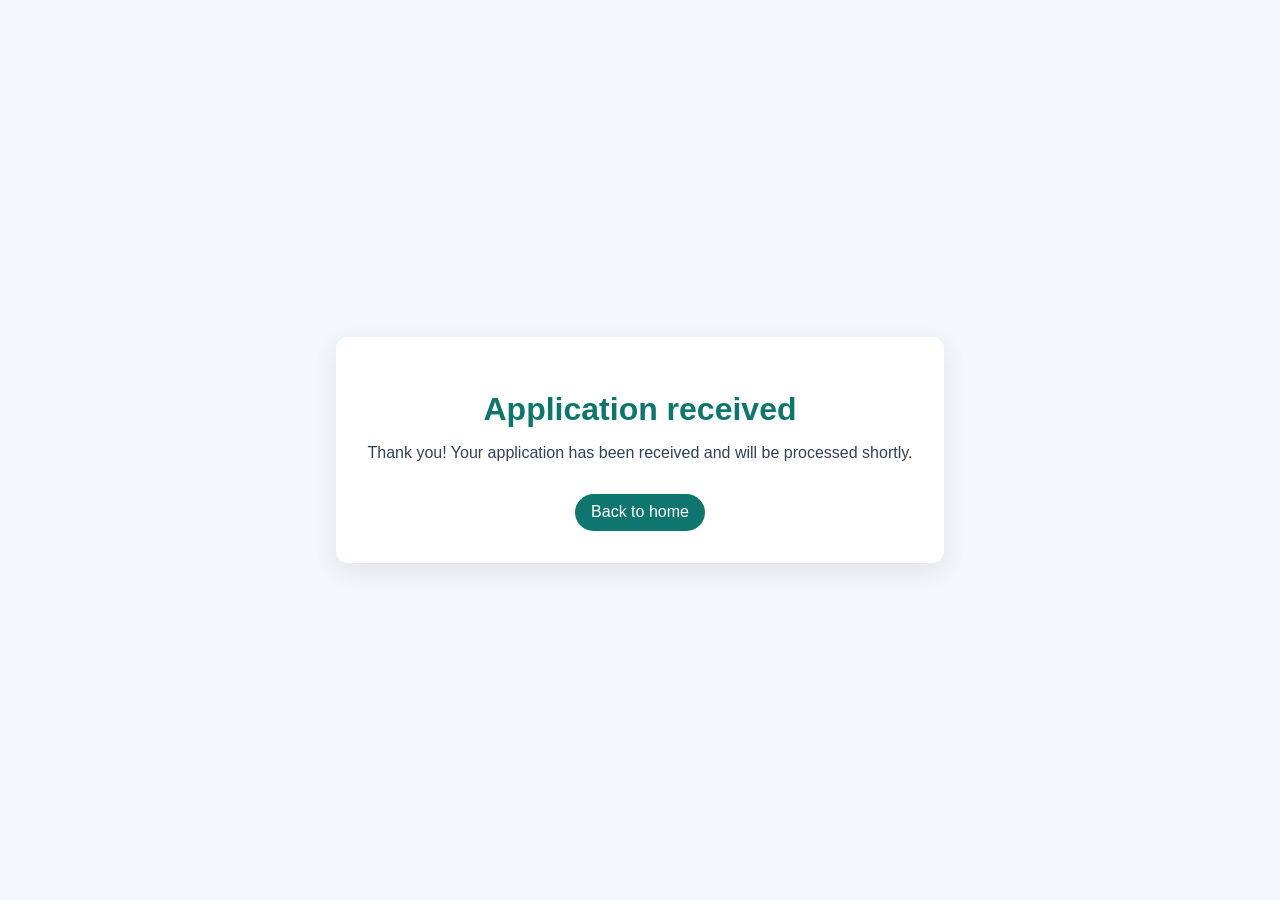
<file: frontend/thank-you.html>
<!doctype html>
<html lang="en">
  <head>
    <meta charset="utf-8" />
    <meta name="viewport" content="width=device-width,initial-scale=1" />
    <title>Thank you</title>
    <style>
      body { margin:0; font-family: Arial, Helvetica, sans-serif; background:#f3f7fb; color:#0f172a; display:grid; place-items:center; min-height:100vh }
      .card { background:white; padding:2rem; border-radius:12px; box-shadow:0 8px 24px rgba(12,16,22,0.08); max-width:680px; text-align:center }
      h1{ color:#0f766e; margin-bottom:.5rem }
      p{ color:#334155 }
      a{ display:inline-block; margin-top:1rem; background:#0f766e; color:white; padding:.6rem 1rem; border-radius:999px; text-decoration:none }
    </style>
  </head>
  <body>
    <div class="card">
      <h1 id="tyTitle">Thank you</h1>
      <p id="tyMessage">We received your submission.</p>
      <a href="/">Back to home</a>
    </div>
    <script>
      const params = new URLSearchParams(location.search);
      const source = (params.get('source') || '').toLowerCase();
      const titleEl = document.getElementById('tyTitle');
      const msgEl = document.getElementById('tyMessage');
      if (source === 'contact') {
        titleEl.textContent = 'Message received';
        msgEl.textContent = 'Thank you! Your message has been received and we will get back to you shortly.';
      } else {
        titleEl.textContent = 'Application received';
        msgEl.textContent = 'Thank you! Your application has been received and will be processed shortly.';
      }
    </script>
  </body>
</html>
</file>
<file: admin/dashboard.css>
:root {
  color-scheme: light;
  --navy: #0f172a;
  --blue: #2563eb;
  --white: #fff;
  --light: #f8fafc;
  --border: #e2e8f0;
  --text: #334155;
}
* { box-sizing: border-box; }
body {
  margin: 0;
  font-family: Arial, sans-serif;
  background: var(--light);
  color: var(--text);
}
.login-shell {
  min-height: 100vh; display: flex; align-items: center; justify-content: center; padding: 2rem;
}
.login-card, .dashboard-shell { background: var(--white); border: 1px solid var(--border); border-radius: 20px; box-shadow: 0 15px 35px rgba(15,23,42,0.08); }
.login-card { width: min(420px, 100%); padding: 2rem; display: grid; gap: 0.9rem; }
.login-card h1 { margin: 0 0 0.25rem; }
input, button, a.btn { font: inherit; }
label { display: grid; gap: 0.4rem; font-weight: 600; }
input { padding: 0.75rem; border: 1px solid var(--border); border-radius: 10px; background: white; color: var(--navy); }
input::placeholder { color: #94a3b8; }
.status-banner { display: none; width: min(100%, 1024px); margin: 1rem auto 0.5rem; padding: 0.9rem 1rem; border-radius: 14px; border: 1px solid #cfe2ff; background: #e7f1ff; color: #1d4ed8; font-weight: 600; }
.btn {
  border: 0; border-radius: 999px; background: var(--blue); color: var(--white); padding: 0.75rem 1rem; cursor: pointer; text-decoration: none; display: inline-flex; justify-content: center; align-items: center;
}
.btn--secondary { background: #0f172a; }
.dashboard-shell { margin: 1.25rem; padding: 1.25rem; }
.dashboard-header { display: flex; justify-content: space-between; align-items: center; margin-bottom: 1rem; }
.toolbar { display: flex; flex-wrap: wrap; gap: 0.75rem; margin-bottom: 1rem; }
.toolbar input { min-width: 170px; }
table { width: 100%; border-collapse: collapse; }
th, td { padding: 0.75rem; border-bottom: 1px solid var(--border); text-align: left; vertical-align: top; }
@media (max-width: 780px) { table { font-size: 0.9rem; } }
</file>
<file: frontend/css/style.css>
:root {
  --navy:#0F172A;
  --blue:#2563EB;
  --blue-l:#60A5FA;
  --green:#22C55E;
  --green-d:#16A34A;
  --g50:#F8FAFC;
  --g100:#F1F5F9;
  --g200:#E2E8F0;
  --g400:#94A3B8;
  --g600:#475569;
  --white:#FFFFFF;
}

*, *::before, *::after {
  box-sizing: border-box;
  margin: 0;
  padding: 0;
}

html {
  scroll-behavior: smooth;
}

body {
  font-family: 'DM Sans', sans-serif;
  color: var(--navy);
  background: var(--white);
  line-height: 1.65;
  overflow-x: hidden;
}

section {
  scroll-margin-top: 90px;
  padding: 4rem 0;
}

.about,
.contact {
  background: #f8fafc;
}

.contact-grid {
  display: grid;
  grid-template-columns: repeat(2, minmax(0, 1fr));
  gap: 2rem;
  align-items: start;
}

.contact-info {
  display: grid;
  gap: 1rem;
}

.contact-info .sec-lbl {
  margin-bottom: 0.75rem;
  color: #0f172a;
  font-weight: 700;
  letter-spacing: 0.12em;
  text-transform: uppercase;
}

.contact-details {
  display: grid;
  gap: 0.65rem;
  color: #111827;
  font-size: 0.96rem;
  font-weight: 600;
}

.contact-card {
  background: #ffffff;
  border: 1px solid rgba(15, 23, 42, 0.12);
  border-radius: 20px;
  padding: 2rem;
  box-shadow: 0 24px 62px rgba(15, 23, 42, 0.08);
}

.contact-card label,
.contact-card .mfg label {
  display: block;
  color: #0f172a;
  font-size: 0.95rem;
  font-weight: 700;
  margin-bottom: 0.75rem;
}

.contact-card input,
.contact-card textarea,
.contact-card .mfg input,
.contact-card .mfg textarea {
  width: 100%;
  border: 1px solid rgba(15, 23, 42, 0.18);
  border-radius: 14px;
  padding: 0.95rem 1rem;
  background: #f8fafc;
  color: #0f172a;
  margin-top: 0.45rem;
}

.contact-card input::placeholder,
.contact-card textarea::placeholder {
  color: rgba(15, 23, 42, 0.45);
}

.contact-card textarea {
  min-height: 170px;
}

.contact-card textarea {
  min-height: 170px;
}

.contact-card .btn-p {
  width: 100%;
}

.contact-info {
  background: #ffffff;
  border: 1px solid rgba(15, 23, 42, 0.08);
  border-radius: 20px;
  padding: 2rem;
}

.contact-card textarea {
  resize: vertical;
  min-height: 140px;
}

.contact-card .btn-p {
  width: 100%;
}

@media (max-width: 960px) {
  .contact-grid {
    grid-template-columns: 1fr;
  }
}

a {
  color: inherit;
  text-decoration: none;
}

button, input, select, textarea {
  font: inherit;
}

button {
  cursor: pointer;
}

.container {
  width: min(1120px, calc(100% - 3rem));
  margin: 0 auto;
}

nav {
  position: fixed;
  top: 0;
  left: 0;
  right: 0;
  z-index: 1000;
  display: flex;
  align-items: center;
  justify-content: space-between;
  gap: 1rem;
  padding: 0 1.5rem;
  height: 72px;
  background: rgba(15, 23, 42, 0.95);
  backdrop-filter: blur(14px);
  border-bottom: 1px solid rgba(255, 255, 255, 0.08);
}

.logo {
  display: flex;
  align-items: center;
  gap: 0.75rem;
}

.logo-icon {
  width: 42px;
  height: 42px;
  display: grid;
  place-items: center;
  background: linear-gradient(135deg, var(--blue), var(--blue-l));
  border-radius: 14px;
  color: #fff;
  font-family: 'Sora', sans-serif;
  font-weight: 800;
}

.logo-txt {
  font-family: 'Sora', sans-serif;
  font-weight: 700;
  font-size: 1.15rem;
}

.logo-txt span {
  color: var(--blue-l);
}

.nav-links {
  display: flex;
  align-items: center;
  gap: 2rem;
  list-style: none;
}

.nav-links a {
  color: rgba(255, 255, 255, 0.75);
  font-size: 0.92rem;
  font-weight: 500;
  cursor: pointer;
}

.nav-links a:hover {
  color: #fff;
}

.btn-nav {
  border: none;
  border-radius: 12px;
  padding: 0.72rem 1.25rem;
  background: var(--green);
  color: var(--white);
  font-weight: 700;
  font-size: 0.9rem;
  transition: transform 0.2s ease, background 0.2s ease;
}

.btn-nav:hover {
  background: var(--green-d);
  transform: translateY(-1px);
}

.ham {
  display: none;
  flex-direction: column;
  gap: 5px;
  cursor: pointer;
  padding: 4px;
}

.ham span {
  width: 24px;
  height: 2px;
  background: #fff;
  border-radius: 2px;
}

.mob-menu {
  display: none;
  position: fixed;
  top: 72px;
  left: 0;
  right: 0;
  background: var(--navy);
  padding: 1.5rem;
  flex-direction: column;
  gap: 0.8rem;
  z-index: 999;
  border-bottom: 1px solid rgba(255,255,255,0.1);
}

.mob-menu.open {
  display: flex;
}

.mob-menu a {
  color: rgba(255,255,255,0.8);
  text-decoration: none;
  font-size: 0.95rem;
  font-weight: 500;
  padding: 0.5rem 0;
  border-bottom: 1px solid rgba(255,255,255,0.06);
}

.m-apply {
  background: var(--green);
  color: #fff;
  padding: 0.75rem;
  border-radius: 8px;
  border: none;
  cursor: pointer;
  font-size: 0.95rem;
  font-weight: 700;
}

.hero {
  min-height: 100vh;
  position: relative;
  padding: 7rem 1.5rem 4rem;
  background: var(--navy);
  overflow: hidden;
  display: flex;
  align-items: center;
}

.hero-bg {
  position: absolute;
  inset: 0;
  background: radial-gradient(ellipse 80% 60% at 70% 40%, rgba(37,99,235,0.18), transparent 60%),
              radial-gradient(ellipse 50% 40% at 20% 70%, rgba(34,197,94,0.08), transparent 50%);
}

.hero-grid {
  position: absolute;
  inset: 0;
  opacity: 0.04;
  background-image: linear-gradient(rgba(255,255,255,0.5) 1px, transparent 1px),
                    linear-gradient(90deg, rgba(255,255,255,0.5) 1px, transparent 1px);
  background-size: 40px 40px;
}

.hero-inner {
  position: relative;
  z-index: 1;
  width: min(1120px, calc(100% - 3rem));
  margin: 0 auto;
  display: grid;
  grid-template-columns: 1fr 1fr;
  gap: 3.5rem;
  align-items: center;
}

.badge {
  display: inline-flex;
  align-items: center;
  gap: 0.5rem;
  padding: 0.45rem 1rem;
  border-radius: 100px;
  background: rgba(37,99,235,0.15);
  border: 1px solid rgba(37,99,235,0.3);
  color: #93C5FD;
  font-size: 0.78rem;
  font-weight: 600;
}

.hero h1 {
  font-family: 'Sora', sans-serif;
  font-size: clamp(2.4rem, 4.4vw, 3.6rem);
  font-weight: 800;
  color: #fff;
  line-height: 1.05;
  margin-bottom: 1.3rem;
}

.hero h1 .g {
  color: var(--green);
}

.hero-sub {
  font-size: 1.04rem;
  color: rgba(255,255,255,0.7);
  max-width: 480px;
  margin-bottom: 2rem;
  line-height: 1.7;
}

.hero-ctas {
  display: flex;
  flex-wrap: wrap;
  gap: 1rem;
  margin-bottom: 2rem;
}

.btn-p, .btn-o {
  border-radius: 14px;
  padding: 0.88rem 2rem;
  transition: all 0.2s ease;
}

.btn-p {
  border: none;
  background: var(--green);
  color: white;
  font-weight: 700;
}

.btn-p:hover {
  background: var(--green-d);
  transform: translateY(-2px);
}

.btn-o {
  border: 1px solid rgba(255,255,255,0.24);
  background: transparent;
  color: white;
  font-weight: 600;
}

.btn-o:hover {
  background: rgba(255,255,255,0.08);
  transform: translateY(-2px);
}

.stats {
  display: flex;
  flex-wrap: wrap;
  gap: 1.5rem;
}

.stat {
  min-width: 140px;
}

.n {
  font-family: 'Sora', sans-serif;
  font-size: 1.5rem;
  font-weight: 800;
  color: white;
}

.l {
  font-size: 0.78rem;
  color: rgba(255,255,255,0.55);
  margin-top: 0.35rem;
}

.hero-card {
  background: rgba(255,255,255,0.08);
  border: 1px solid rgba(255,255,255,0.12);
  border-radius: 22px;
  padding: 2rem;
  backdrop-filter: blur(10px);
}

.hero-card h3 {
  color: white;
  font-size: 1.05rem;
  font-weight: 700;
  margin-bottom: 1.4rem;
}

.mform {
  display: flex;
  flex-direction: column;
  gap: 1rem;
}

.mfg {
  display: flex;
  flex-direction: column;
  gap: 0.35rem;
}

.mfg label {
  font-size: 0.78rem;
  font-weight: 600;
  color: rgba(255,255,255,0.7);
}

.mfg input, .mfg select {
  padding: 0.75rem 1rem;
  border-radius: 10px;
  border: 1px solid rgba(255,255,255,0.15);
  background: rgba(255,255,255,0.07);
  color: #fff;
  outline: none;
}

.mfg select option {
  color: var(--navy);
}

.mdis {
  font-size: 0.78rem;
  color: rgba(255,255,255,0.65);
}

.trust {
  background: linear-gradient(135deg, #EFF6FF 0%, #fff 50%, #F0FDF4 100%);
  padding: 2.5rem 1.5rem;
}

.tbadges {
  display: flex;
  flex-wrap: wrap;
  justify-content: center;
  gap: 1.5rem;
}

.tb {
  display: flex;
  align-items: center;
  gap: 0.75rem;
  background: white;
  border: 1px solid var(--g200);
  border-radius: 12px;
  padding: 0.95rem 1.35rem;
  box-shadow: 0 2px 8px rgba(0,0,0,0.04);
}

.tb-i {
  font-size: 1.35rem;
}

.tb-t {
  font-size: 0.84rem;
  font-weight: 600;
  color: var(--navy);
}

.tb-s {
  font-size: 0.72rem;
  color: var(--g400);
  margin-top: 0.2rem;
}

.benefits {
  background: var(--g50);
}

.sec-hdr {
  margin-bottom: 2.5rem;
}

.sec-lbl {
  font-size: 0.75rem;
  font-weight: 700;
  letter-spacing: 0.12em;
  text-transform: uppercase;
  color: var(--blue);
  margin-bottom: 0.65rem;
}

.sec-h {
  font-family: 'Sora', sans-serif;
  font-size: clamp(1.55rem, 2.8vw, 2.35rem);
  font-weight: 800;
  color: var(--navy);
  margin-bottom: 0.9rem;
}

.sec-sub {
  font-size: 0.97rem;
  color: var(--g600);
  max-width: 560px;
  line-height: 1.7;
}

.bgrid {
  display: grid;
  grid-template-columns: repeat(auto-fit, minmax(220px, 1fr));
  gap: 1.4rem;
}

.bcard {
  background: white;
  border-radius: 16px;
  padding: 1.7rem;
  border: 1px solid var(--g200);
  transition: all 0.25s ease;
  box-shadow: 0 2px 8px rgba(0,0,0,0.04);
}

.bcard:hover {
  transform: translateY(-4px);
  box-shadow: 0 12px 32px rgba(37,99,235,0.1);
  border-color: #BFDBFE;
}

.bicon {
  width: 50px;
  height: 50px;
  border-radius: 12px;
  background: linear-gradient(135deg, #EFF6FF, #DBEAFE);
  display: flex;
  align-items: center;
  justify-content: center;
  font-size: 1.35rem;
  margin-bottom: 1.1rem;
}

.bcard h4 {
  font-size: 0.97rem;
  font-weight: 700;
  color: var(--navy);
  margin-bottom: 0.45rem;
}

.bcard p {
  font-size: 0.86rem;
  color: var(--g600);
  line-height: 1.6;
}

.hiw {
  background: var(--navy);
}

.hiw .sec-lbl {
  color: #60A5FA;
}

.hiw .sec-h,
.hiw .sec-lbl {
  color: white;
}

.hiw .sec-sub {
  color: rgba(255,255,255,0.55);
}

.steps {
  display: grid;
  grid-template-columns: repeat(3, 1fr);
  gap: 2rem;
}

.step {
  text-align: center;
  background: rgba(255,255,255,0.04);
  border: 1px solid rgba(255,255,255,0.08);
  border-radius: 20px;
  padding: 2.5rem 1.5rem;
  transition: background 0.2s ease;
}

.step:hover {
  background: rgba(255,255,255,0.08);
}

.snum {
  width: 52px;
  height: 52px;
  border-radius: 50%;
  background: linear-gradient(135deg, var(--blue), var(--blue-l));
  color: white;
  font-family: 'Sora', sans-serif;
  font-weight: 800;
  display: grid;
  place-items: center;
  margin: 0 auto 1.4rem;
  box-shadow: 0 4px 20px rgba(37,99,235,0.4);
}

.step h4 {
  font-size: 1.02rem;
  color: white;
  margin-bottom: 0.45rem;
}

.step p {
  font-size: 0.86rem;
  color: rgba(255,255,255,0.45);
  line-height: 1.6;
}

.eligibility {
  background: white;
}

.elig-grid {
  display: grid;
  grid-template-columns: 1fr 1fr;
  gap: 4rem;
  align-items: center;
}

.elist {
  list-style: none;
  display: flex;
  flex-direction: column;
  gap: 0.95rem;
  margin-bottom: 2rem;
}

.elist li {
  display: flex;
  align-items: flex-start;
  gap: 0.75rem;
}

.elist li::before {
  content: '✓';
  color: var(--green);
  font-size: 1rem;
  margin-top: 2px;
}

.elist li span {
  font-size: 0.93rem;
  color: var(--g600);
}

.evisual {
  background: linear-gradient(135deg,#EFF6FF,#DBEAFE);
  border-radius: 22px;
  padding: 2.2rem;
  display: flex;
  flex-direction: column;
  gap: 0.85rem;
}

.eitem {
  display: flex;
  align-items: center;
  gap: 0.9rem;
  background: white;
  border-radius: 12px;
  padding: 0.9rem 1.1rem;
  box-shadow: 0 2px 8px rgba(0,0,0,0.06);
}

.eck {
  color: var(--green);
  font-size: 1rem;
}

.why {
  background: var(--g50);
}

.wgrid {
  display: grid;
  grid-template-columns: repeat(auto-fit, minmax(250px,1fr));
  gap: 1.4rem;
}

.wcard {
  background: white;
  border-radius: 16px;
  padding: 1.9rem;
  border: 1px solid var(--g200);
  position: relative;
  overflow: hidden;
  transition: all 0.25s ease;
}

.wcard:hover {
  transform: translateY(-4px);
  box-shadow: 0 12px 32px rgba(0,0,0,0.08);
}

.wcard::before {
  content: '';
  position: absolute;
  top: 0;
  left: 0;
  right: 0;
  height: 3px;
  background: linear-gradient(90deg,var(--blue),var(--blue-l));
  transform: scaleX(0);
  transform-origin: left;
  transition: transform 0.3s ease;
}

.wcard:hover::before {
  transform: scaleX(1);
}

.wi {
  font-size: 1.9rem;
  margin-bottom: 0.9rem;
}

.wcard h4 {
  font-size: 0.97rem;
  font-weight: 700;
  color: var(--navy);
  margin-bottom: 0.45rem;
}

.wcard p {
  font-size: 0.86rem;
  color: var(--g600);
  line-height: 1.6;
}

.emi {
  background: var(--navy);
}

.emi .sec-lbl,
.emi .sec-h,
.emi .sec-sub {
  color: white;
}

.emi-inner {
  display: grid;
  grid-template-columns: 1fr 1fr;
  gap: 3rem;
  align-items: start;
}

.emi-ctrls {
  display: flex;
  flex-direction: column;
  gap: 2rem;
}

.slg label {
  display: flex;
  justify-content: space-between;
  font-size: 0.86rem;
  color: rgba(255,255,255,0.7);
  margin-bottom: 0.7rem;
  font-weight: 500;
}

.slg label span {
  color: #fff;
  font-weight: 700;
}

input[type=range] {
  width: 100%;
  appearance: none;
  height: 4px;
  border-radius: 4px;
  background: rgba(255,255,255,0.15);
  outline: none;
}

input[type=range]::-webkit-slider-thumb {
  appearance: none;
  width: 20px;
  height: 20px;
  border-radius: 50%;
  background: var(--blue-l);
  border: 3px solid #fff;
  box-shadow: 0 2px 8px rgba(0,0,0,0.3);
}

.emi-res {
  background: rgba(255,255,255,0.06);
  border: 1px solid rgba(255,255,255,0.1);
  border-radius: 20px;
  padding: 2.5rem;
  text-align: center;
}

.emi-num {
  font-family: 'Sora', sans-serif;
  font-size: 3rem;
  font-weight: 800;
  color: var(--green);
}

.emi-lbl {
  font-size: 0.83rem;
  color: rgba(255,255,255,0.55);
  margin-top: 0.2rem;
  margin-bottom: 2rem;
}

.emi-bd {
  display: flex;
  flex-direction: column;
  gap: 0.9rem;
}

.erow {
  display: flex;
  justify-content: space-between;
  padding: 0.7rem 1rem;
  background: rgba(255,255,255,0.04);
  border-radius: 8px;
}

.erow .k {
  font-size: 0.86rem;
  color: rgba(255,255,255,0.55);
}

.erow .v {
  font-size: 0.86rem;
  font-weight: 600;
  color: white;
}

.emi-dis {
  font-size: 0.7rem;
  color: rgba(255,255,255,0.35);
  margin-top: 1.5rem;
  line-height: 1.5;
}

.faq {
  background: white;
}

.faq-list {
  max-width: 750px;
  margin: 0 auto;
  display: flex;
  flex-direction: column;
  gap: 0.9rem;
}

.faq-item {
  border: 1px solid var(--g200);
  border-radius: 12px;
  overflow: hidden;
}

.faq-q {
  display: flex;
  justify-content: space-between;
  align-items: center;
  padding: 1.2rem 1.5rem;
  cursor: pointer;
  background: white;
  font-weight: 600;
  font-size: 0.93rem;
  color: var(--navy);
  gap: 1rem;
}

.faq-q:hover {
  background: var(--g50);
}

.faq-q.open {
  background: #EFF6FF;
  color: var(--blue);
}

.faq-ch {
  transition: transform 0.3s ease;
}

.faq-q.open .faq-ch {
  transform: rotate(180deg);
}

.faq-a {
  display: none;
  padding: 0 1.5rem 1.2rem;
  font-size: 0.88rem;
  color: var(--g600);
  line-height: 1.7;
  background: #EFF6FF;
}

.faq-a.open {
  display: block;
}

.footer {
  background: #070E1A;
  padding: 4rem 1.5rem 2rem;
}

.footer__content {
  max-width: 1200px;
  margin: 0 auto;
  display: flex;
  justify-content: space-between;
  align-items: center;
  gap: 1rem;
}

.footer__content p {
  font-size: 0.85rem;
  color: rgba(255,255,255,0.75);
}

.footer__content a {
  color: rgba(255,255,255,0.75);
}

.overlay {
  position: fixed;
  inset: 0;
  z-index: 2000;
  background: rgba(0,0,0,0.72);
  backdrop-filter: blur(4px);
  display: none;
  align-items: center;
  justify-content: center;
  padding: 1.5rem;
}

.overlay.open {
  display: flex;
}

.modal {
  background: linear-gradient(180deg, rgba(5,15,30,0.98), rgba(12,30,55,0.98));
  color: #f7f9fb;
  border: 1px solid rgba(255,255,255,0.08);
  border-radius: 22px;
  padding: 2rem;
  max-width: 500px;
  width: 100%;
  position: relative;
  box-shadow: 0 30px 80px rgba(0,0,0,0.35);
  animation: mIn 0.35s cubic-bezier(0.34,1.56,0.64,1) both;
}

.modal h3 {
  margin: 0 0 0.75rem;
  color: #fff;
}

.modal p {
  margin: 0;
  color: rgba(255,255,255,0.88);
}

@keyframes mIn {
  from {opacity:0;transform:scale(0.85) translateY(20px)}
  to {opacity:1;transform:scale(1) translateY(0)}
}

.mcls {
  position: absolute;
  top: 1.2rem;
  right: 1.2rem;
  background: var(--g100);
  border: none;
  width: 32px;
  height: 32px;
  border-radius: 50%;
  cursor: pointer;
  font-size: 1rem;
  display: flex;
  align-items: center;
  justify-content: center;
  transition: background 0.2s ease;
}

.mcls:hover {
  background: var(--g200);
}

@media (max-width: 900px) {
  .hero-inner,
  .steps,
  .elig-grid,
  .emi-inner,
  .footer__content {
    grid-template-columns: 1fr;
  }
  .nav-links { display: none; }
  .ham { display: flex; }
  .cta-btns { flex-direction: column; align-items: center; }
}

@media (max-width: 640px) {
  nav { padding: 0 1rem; }
  .hero { padding-top: 5rem; }
  .hero h1 { font-size: clamp(2rem, 6vw, 2.8rem); }
}


.contact-card,
.contact-card * {
    color: #0f172a !important;
}

.contact-card input,
.contact-card textarea {
    color: #0f172a !important;
    background: #ffffff !important;
}

.contact-card label {
    color: #0f172a !important;
}
</file>
<file: backend/wwwroot/css/style.css>
:root {
  --navy:#0F172A;
  --blue:#2563EB;
  --blue-l:#60A5FA;
  --green:#22C55E;
  --green-d:#16A34A;
  --g50:#F8FAFC;
  --g100:#F1F5F9;
  --g200:#E2E8F0;
  --g400:#94A3B8;
  --g600:#475569;
  --white:#FFFFFF;
}

*, *::before, *::after {
  box-sizing: border-box;
  margin: 0;
  padding: 0;
}

html {
  scroll-behavior: smooth;
}

body {
  font-family: 'DM Sans', sans-serif;
  color: var(--navy);
  background: var(--white);
  line-height: 1.65;
  overflow-x: hidden;
}

section {
  scroll-margin-top: 90px;
  padding: 4rem 0;
}

.about,
.contact {
  background: #f8fafc;
}

.contact-grid {
  display: grid;
  grid-template-columns: repeat(2, minmax(0, 1fr));
  gap: 2rem;
  align-items: start;
}

.contact-info {
  display: grid;
  gap: 1rem;
}

.contact-info .sec-lbl {
  margin-bottom: 0.75rem;
  color: #0f172a;
  font-weight: 700;
  letter-spacing: 0.12em;
  text-transform: uppercase;
}

.contact-details {
  display: grid;
  gap: 0.65rem;
  color: #111827;
  font-size: 0.96rem;
  font-weight: 600;
}

.contact-card {
  background: #ffffff;
  border: 1px solid rgba(15, 23, 42, 0.12);
  border-radius: 20px;
  padding: 2rem;
  box-shadow: 0 24px 62px rgba(15, 23, 42, 0.08);
}

.contact-card label,
.contact-card .mfg label {
  display: block;
  color: #0f172a;
  font-size: 0.95rem;
  font-weight: 700;
  margin-bottom: 0.75rem;
}

.contact-card input,
.contact-card textarea,
.contact-card .mfg input,
.contact-card .mfg textarea {
  width: 100%;
  border: 1px solid rgba(15, 23, 42, 0.18);
  border-radius: 14px;
  padding: 0.95rem 1rem;
  background: #f8fafc;
  color: #0f172a;
  margin-top: 0.45rem;
}

.contact-card input::placeholder,
.contact-card textarea::placeholder {
  color: rgba(15, 23, 42, 0.45);
}

.contact-card textarea {
  min-height: 170px;
}

.contact-card textarea {
  min-height: 170px;
}

.contact-card .btn-p {
  width: 100%;
}

.contact-info {
  background: #ffffff;
  border: 1px solid rgba(15, 23, 42, 0.08);
  border-radius: 20px;
  padding: 2rem;
}

.contact-card textarea {
  resize: vertical;
  min-height: 140px;
}

.contact-card .btn-p {
  width: 100%;
}

@media (max-width: 960px) {
  .contact-grid {
    grid-template-columns: 1fr;
  }
}

a {
  color: inherit;
  text-decoration: none;
}

button, input, select, textarea {
  font: inherit;
}

button {
  cursor: pointer;
}

.container {
  width: min(1120px, calc(100% - 3rem));
  margin: 0 auto;
}

nav {
  position: fixed;
  top: 0;
  left: 0;
  right: 0;
  z-index: 1000;
  display: flex;
  align-items: center;
  justify-content: space-between;
  gap: 1rem;
  padding: 0 1.5rem;
  height: 72px;
  background: rgba(15, 23, 42, 0.95);
  backdrop-filter: blur(14px);
  border-bottom: 1px solid rgba(255, 255, 255, 0.08);
}

.logo {
  display: flex;
  align-items: center;
  gap: 0.75rem;
}

.logo-icon {
  width: 42px;
  height: 42px;
  display: grid;
  place-items: center;
  background: linear-gradient(135deg, var(--blue), var(--blue-l));
  border-radius: 14px;
  color: #fff;
  font-family: 'Sora', sans-serif;
  font-weight: 800;
}

.logo-txt {
  font-family: 'Sora', sans-serif;
  font-weight: 700;
  font-size: 1.15rem;
}

.logo-txt span {
  color: var(--blue-l);
}

.nav-links {
  display: flex;
  align-items: center;
  gap: 2rem;
  list-style: none;
}

.nav-links a {
  color: rgba(255, 255, 255, 0.75);
  font-size: 0.92rem;
  font-weight: 500;
  cursor: pointer;
}

.nav-links a:hover {
  color: #fff;
}

.btn-nav {
  border: none;
  border-radius: 12px;
  padding: 0.72rem 1.25rem;
  background: var(--green);
  color: var(--white);
  font-weight: 700;
  font-size: 0.9rem;
  transition: transform 0.2s ease, background 0.2s ease;
}

.btn-nav:hover {
  background: var(--green-d);
  transform: translateY(-1px);
}

.ham {
  display: none;
  flex-direction: column;
  gap: 5px;
  cursor: pointer;
  padding: 4px;
}

.ham span {
  width: 24px;
  height: 2px;
  background: #fff;
  border-radius: 2px;
}

.mob-menu {
  display: none;
  position: fixed;
  top: 72px;
  left: 0;
  right: 0;
  background: var(--navy);
  padding: 1.5rem;
  flex-direction: column;
  gap: 0.8rem;
  z-index: 999;
  border-bottom: 1px solid rgba(255,255,255,0.1);
}

.mob-menu.open {
  display: flex;
}

.mob-menu a {
  color: rgba(255,255,255,0.8);
  text-decoration: none;
  font-size: 0.95rem;
  font-weight: 500;
  padding: 0.5rem 0;
  border-bottom: 1px solid rgba(255,255,255,0.06);
}

.m-apply {
  background: var(--green);
  color: #fff;
  padding: 0.75rem;
  border-radius: 8px;
  border: none;
  cursor: pointer;
  font-size: 0.95rem;
  font-weight: 700;
}

.hero {
  min-height: 100vh;
  position: relative;
  padding: 7rem 1.5rem 4rem;
  background: var(--navy);
  overflow: hidden;
  display: flex;
  align-items: center;
}

.hero-bg {
  position: absolute;
  inset: 0;
  background: radial-gradient(ellipse 80% 60% at 70% 40%, rgba(37,99,235,0.18), transparent 60%),
              radial-gradient(ellipse 50% 40% at 20% 70%, rgba(34,197,94,0.08), transparent 50%);
}

.hero-grid {
  position: absolute;
  inset: 0;
  opacity: 0.04;
  background-image: linear-gradient(rgba(255,255,255,0.5) 1px, transparent 1px),
                    linear-gradient(90deg, rgba(255,255,255,0.5) 1px, transparent 1px);
  background-size: 40px 40px;
}

.hero-inner {
  position: relative;
  z-index: 1;
  width: min(1120px, calc(100% - 3rem));
  margin: 0 auto;
  display: grid;
  grid-template-columns: 1fr 1fr;
  gap: 3.5rem;
  align-items: center;
}

.badge {
  display: inline-flex;
  align-items: center;
  gap: 0.5rem;
  padding: 0.45rem 1rem;
  border-radius: 100px;
  background: rgba(37,99,235,0.15);
  border: 1px solid rgba(37,99,235,0.3);
  color: #93C5FD;
  font-size: 0.78rem;
  font-weight: 600;
}

.hero h1 {
  font-family: 'Sora', sans-serif;
  font-size: clamp(2.4rem, 4.4vw, 3.6rem);
  font-weight: 800;
  color: #fff;
  line-height: 1.05;
  margin-bottom: 1.3rem;
}

.hero h1 .g {
  color: var(--green);
}

.hero-sub {
  font-size: 1.04rem;
  color: rgba(255,255,255,0.7);
  max-width: 480px;
  margin-bottom: 2rem;
  line-height: 1.7;
}

.hero-ctas {
  display: flex;
  flex-wrap: wrap;
  gap: 1rem;
  margin-bottom: 2rem;
}

.btn-p, .btn-o {
  border-radius: 14px;
  padding: 0.88rem 2rem;
  transition: all 0.2s ease;
}

.btn-p {
  border: none;
  background: var(--green);
  color: white;
  font-weight: 700;
}

.btn-p:hover {
  background: var(--green-d);
  transform: translateY(-2px);
}

.btn-o {
  border: 1px solid rgba(255,255,255,0.24);
  background: transparent;
  color: white;
  font-weight: 600;
}

.btn-o:hover {
  background: rgba(255,255,255,0.08);
  transform: translateY(-2px);
}

.stats {
  display: flex;
  flex-wrap: wrap;
  gap: 1.5rem;
}

.stat {
  min-width: 140px;
}

.n {
  font-family: 'Sora', sans-serif;
  font-size: 1.5rem;
  font-weight: 800;
  color: white;
}

.l {
  font-size: 0.78rem;
  color: rgba(255,255,255,0.55);
  margin-top: 0.35rem;
}

.hero-card {
  background: rgba(255,255,255,0.08);
  border: 1px solid rgba(255,255,255,0.12);
  border-radius: 22px;
  padding: 2rem;
  backdrop-filter: blur(10px);
}

.hero-card h3 {
  color: white;
  font-size: 1.05rem;
  font-weight: 700;
  margin-bottom: 1.4rem;
}

.mform {
  display: flex;
  flex-direction: column;
  gap: 1rem;
}

.mfg {
  display: flex;
  flex-direction: column;
  gap: 0.35rem;
}

.mfg label {
  font-size: 0.78rem;
  font-weight: 600;
  color: rgba(255,255,255,0.7);
}

.mfg input, .mfg select {
  padding: 0.75rem 1rem;
  border-radius: 10px;
  border: 1px solid rgba(255,255,255,0.15);
  background: rgba(255,255,255,0.07);
  color: #fff;
  outline: none;
}

.mfg select option {
  color: var(--navy);
}

.mdis {
  font-size: 0.78rem;
  color: rgba(255,255,255,0.65);
}

.trust {
  background: linear-gradient(135deg, #EFF6FF 0%, #fff 50%, #F0FDF4 100%);
  padding: 2.5rem 1.5rem;
}

.tbadges {
  display: flex;
  flex-wrap: wrap;
  justify-content: center;
  gap: 1.5rem;
}

.tb {
  display: flex;
  align-items: center;
  gap: 0.75rem;
  background: white;
  border: 1px solid var(--g200);
  border-radius: 12px;
  padding: 0.95rem 1.35rem;
  box-shadow: 0 2px 8px rgba(0,0,0,0.04);
}

.tb-i {
  font-size: 1.35rem;
}

.tb-t {
  font-size: 0.84rem;
  font-weight: 600;
  color: var(--navy);
}

.tb-s {
  font-size: 0.72rem;
  color: var(--g400);
  margin-top: 0.2rem;
}

.benefits {
  background: var(--g50);
}

.sec-hdr {
  margin-bottom: 2.5rem;
}

.sec-lbl {
  font-size: 0.75rem;
  font-weight: 700;
  letter-spacing: 0.12em;
  text-transform: uppercase;
  color: var(--blue);
  margin-bottom: 0.65rem;
}

.sec-h {
  font-family: 'Sora', sans-serif;
  font-size: clamp(1.55rem, 2.8vw, 2.35rem);
  font-weight: 800;
  color: var(--navy);
  margin-bottom: 0.9rem;
}

.sec-sub {
  font-size: 0.97rem;
  color: var(--g600);
  max-width: 560px;
  line-height: 1.7;
}

.bgrid {
  display: grid;
  grid-template-columns: repeat(auto-fit, minmax(220px, 1fr));
  gap: 1.4rem;
}

.bcard {
  background: white;
  border-radius: 16px;
  padding: 1.7rem;
  border: 1px solid var(--g200);
  transition: all 0.25s ease;
  box-shadow: 0 2px 8px rgba(0,0,0,0.04);
}

.bcard:hover {
  transform: translateY(-4px);
  box-shadow: 0 12px 32px rgba(37,99,235,0.1);
  border-color: #BFDBFE;
}

.bicon {
  width: 50px;
  height: 50px;
  border-radius: 12px;
  background: linear-gradient(135deg, #EFF6FF, #DBEAFE);
  display: flex;
  align-items: center;
  justify-content: center;
  font-size: 1.35rem;
  margin-bottom: 1.1rem;
}

.bcard h4 {
  font-size: 0.97rem;
  font-weight: 700;
  color: var(--navy);
  margin-bottom: 0.45rem;
}

.bcard p {
  font-size: 0.86rem;
  color: var(--g600);
  line-height: 1.6;
}

.hiw {
  background: var(--navy);
}

.hiw .sec-lbl {
  color: #60A5FA;
}

.hiw .sec-h,
.hiw .sec-lbl {
  color: white;
}

.hiw .sec-sub {
  color: rgba(255,255,255,0.55);
}

.steps {
  display: grid;
  grid-template-columns: repeat(3, 1fr);
  gap: 2rem;
}

.step {
  text-align: center;
  background: rgba(255,255,255,0.04);
  border: 1px solid rgba(255,255,255,0.08);
  border-radius: 20px;
  padding: 2.5rem 1.5rem;
  transition: background 0.2s ease;
}

.step:hover {
  background: rgba(255,255,255,0.08);
}

.snum {
  width: 52px;
  height: 52px;
  border-radius: 50%;
  background: linear-gradient(135deg, var(--blue), var(--blue-l));
  color: white;
  font-family: 'Sora', sans-serif;
  font-weight: 800;
  display: grid;
  place-items: center;
  margin: 0 auto 1.4rem;
  box-shadow: 0 4px 20px rgba(37,99,235,0.4);
}

.step h4 {
  font-size: 1.02rem;
  color: white;
  margin-bottom: 0.45rem;
}

.step p {
  font-size: 0.86rem;
  color: rgba(255,255,255,0.45);
  line-height: 1.6;
}

.eligibility {
  background: white;
}

.elig-grid {
  display: grid;
  grid-template-columns: 1fr 1fr;
  gap: 4rem;
  align-items: center;
}

.elist {
  list-style: none;
  display: flex;
  flex-direction: column;
  gap: 0.95rem;
  margin-bottom: 2rem;
}

.elist li {
  display: flex;
  align-items: flex-start;
  gap: 0.75rem;
}

.elist li::before {
  content: '✓';
  color: var(--green);
  font-size: 1rem;
  margin-top: 2px;
}

.elist li span {
  font-size: 0.93rem;
  color: var(--g600);
}

.evisual {
  background: linear-gradient(135deg,#EFF6FF,#DBEAFE);
  border-radius: 22px;
  padding: 2.2rem;
  display: flex;
  flex-direction: column;
  gap: 0.85rem;
}

.eitem {
  display: flex;
  align-items: center;
  gap: 0.9rem;
  background: white;
  border-radius: 12px;
  padding: 0.9rem 1.1rem;
  box-shadow: 0 2px 8px rgba(0,0,0,0.06);
}

.eck {
  color: var(--green);
  font-size: 1rem;
}

.why {
  background: var(--g50);
}

.wgrid {
  display: grid;
  grid-template-columns: repeat(auto-fit, minmax(250px,1fr));
  gap: 1.4rem;
}

.wcard {
  background: white;
  border-radius: 16px;
  padding: 1.9rem;
  border: 1px solid var(--g200);
  position: relative;
  overflow: hidden;
  transition: all 0.25s ease;
}

.wcard:hover {
  transform: translateY(-4px);
  box-shadow: 0 12px 32px rgba(0,0,0,0.08);
}

.wcard::before {
  content: '';
  position: absolute;
  top: 0;
  left: 0;
  right: 0;
  height: 3px;
  background: linear-gradient(90deg,var(--blue),var(--blue-l));
  transform: scaleX(0);
  transform-origin: left;
  transition: transform 0.3s ease;
}

.wcard:hover::before {
  transform: scaleX(1);
}

.wi {
  font-size: 1.9rem;
  margin-bottom: 0.9rem;
}

.wcard h4 {
  font-size: 0.97rem;
  font-weight: 700;
  color: var(--navy);
  margin-bottom: 0.45rem;
}

.wcard p {
  font-size: 0.86rem;
  color: var(--g600);
  line-height: 1.6;
}

.emi {
  background: var(--navy);
}

.emi .sec-lbl,
.emi .sec-h,
.emi .sec-sub {
  color: white;
}

.emi-inner {
  display: grid;
  grid-template-columns: 1fr 1fr;
  gap: 3rem;
  align-items: start;
}

.emi-ctrls {
  display: flex;
  flex-direction: column;
  gap: 2rem;
}

.slg label {
  display: flex;
  justify-content: space-between;
  font-size: 0.86rem;
  color: rgba(255,255,255,0.7);
  margin-bottom: 0.7rem;
  font-weight: 500;
}

.slg label span {
  color: #fff;
  font-weight: 700;
}

input[type=range] {
  width: 100%;
  appearance: none;
  height: 4px;
  border-radius: 4px;
  background: rgba(255,255,255,0.15);
  outline: none;
}

input[type=range]::-webkit-slider-thumb {
  appearance: none;
  width: 20px;
  height: 20px;
  border-radius: 50%;
  background: var(--blue-l);
  border: 3px solid #fff;
  box-shadow: 0 2px 8px rgba(0,0,0,0.3);
}

.emi-res {
  background: rgba(255,255,255,0.06);
  border: 1px solid rgba(255,255,255,0.1);
  border-radius: 20px;
  padding: 2.5rem;
  text-align: center;
}

.emi-num {
  font-family: 'Sora', sans-serif;
  font-size: 3rem;
  font-weight: 800;
  color: var(--green);
}

.emi-lbl {
  font-size: 0.83rem;
  color: rgba(255,255,255,0.55);
  margin-top: 0.2rem;
  margin-bottom: 2rem;
}

.emi-bd {
  display: flex;
  flex-direction: column;
  gap: 0.9rem;
}

.erow {
  display: flex;
  justify-content: space-between;
  padding: 0.7rem 1rem;
  background: rgba(255,255,255,0.04);
  border-radius: 8px;
}

.erow .k {
  font-size: 0.86rem;
  color: rgba(255,255,255,0.55);
}

.erow .v {
  font-size: 0.86rem;
  font-weight: 600;
  color: white;
}

.emi-dis {
  font-size: 0.7rem;
  color: rgba(255,255,255,0.35);
  margin-top: 1.5rem;
  line-height: 1.5;
}

.faq {
  background: white;
}

.faq-list {
  max-width: 750px;
  margin: 0 auto;
  display: flex;
  flex-direction: column;
  gap: 0.9rem;
}

.faq-item {
  border: 1px solid var(--g200);
  border-radius: 12px;
  overflow: hidden;
}

.faq-q {
  display: flex;
  justify-content: space-between;
  align-items: center;
  padding: 1.2rem 1.5rem;
  cursor: pointer;
  background: white;
  font-weight: 600;
  font-size: 0.93rem;
  color: var(--navy);
  gap: 1rem;
}

.faq-q:hover {
  background: var(--g50);
}

.faq-q.open {
  background: #EFF6FF;
  color: var(--blue);
}

.faq-ch {
  transition: transform 0.3s ease;
}

.faq-q.open .faq-ch {
  transform: rotate(180deg);
}

.faq-a {
  display: none;
  padding: 0 1.5rem 1.2rem;
  font-size: 0.88rem;
  color: var(--g600);
  line-height: 1.7;
  background: #EFF6FF;
}

.faq-a.open {
  display: block;
}

.footer {
  background: #070E1A;
  padding: 4rem 1.5rem 2rem;
}

.footer__content {
  max-width: 1200px;
  margin: 0 auto;
  display: flex;
  justify-content: space-between;
  align-items: center;
  gap: 1rem;
}

.footer__content p {
  font-size: 0.85rem;
  color: rgba(255,255,255,0.75);
}

.footer__content a {
  color: rgba(255,255,255,0.75);
}

.overlay {
  position: fixed;
  inset: 0;
  z-index: 2000;
  background: rgba(0,0,0,0.72);
  backdrop-filter: blur(4px);
  display: none;
  align-items: center;
  justify-content: center;
  padding: 1.5rem;
}

.overlay.open {
  display: flex;
}

.modal {
  background: linear-gradient(180deg, rgba(5,15,30,0.98), rgba(12,30,55,0.98));
  color: #f7f9fb;
  border: 1px solid rgba(255,255,255,0.08);
  border-radius: 22px;
  padding: 2rem;
  max-width: 500px;
  width: 100%;
  position: relative;
  box-shadow: 0 30px 80px rgba(0,0,0,0.35);
  animation: mIn 0.35s cubic-bezier(0.34,1.56,0.64,1) both;
}

.modal h3 {
  margin: 0 0 0.75rem;
  color: #fff;
}

.modal p {
  margin: 0;
  color: rgba(255,255,255,0.88);
}

@keyframes mIn {
  from {opacity:0;transform:scale(0.85) translateY(20px)}
  to {opacity:1;transform:scale(1) translateY(0)}
}

.mcls {
  position: absolute;
  top: 1.2rem;
  right: 1.2rem;
  background: var(--g100);
  border: none;
  width: 32px;
  height: 32px;
  border-radius: 50%;
  cursor: pointer;
  font-size: 1rem;
  display: flex;
  align-items: center;
  justify-content: center;
  transition: background 0.2s ease;
}

.mcls:hover {
  background: var(--g200);
}

@media (max-width: 900px) {
  .hero-inner,
  .steps,
  .elig-grid,
  .emi-inner,
  .footer__content {
    grid-template-columns: 1fr;
  }
  .nav-links { display: none; }
  .ham { display: flex; }
  .cta-btns { flex-direction: column; align-items: center; }
}

@media (max-width: 640px) {
  nav { padding: 0 1rem; }
  .hero { padding-top: 5rem; }
  .hero h1 { font-size: clamp(2rem, 6vw, 2.8rem); }
}


.contact-card,
.contact-card * {
    color: #0f172a !important;
}

.contact-card input,
.contact-card textarea {
    color: #0f172a !important;
    background: #ffffff !important;
}

.contact-card label {
    color: #0f172a !important;
}

.error-message{
    display:block;
    color:#ef4444;
    font-size:13px;
    margin-top:4px;
    min-height:18px;
    font-weight:500;
}

.mfg input.error,
.mfg select.error{
    border:1px solid #ef4444 !important;
}
</file>
